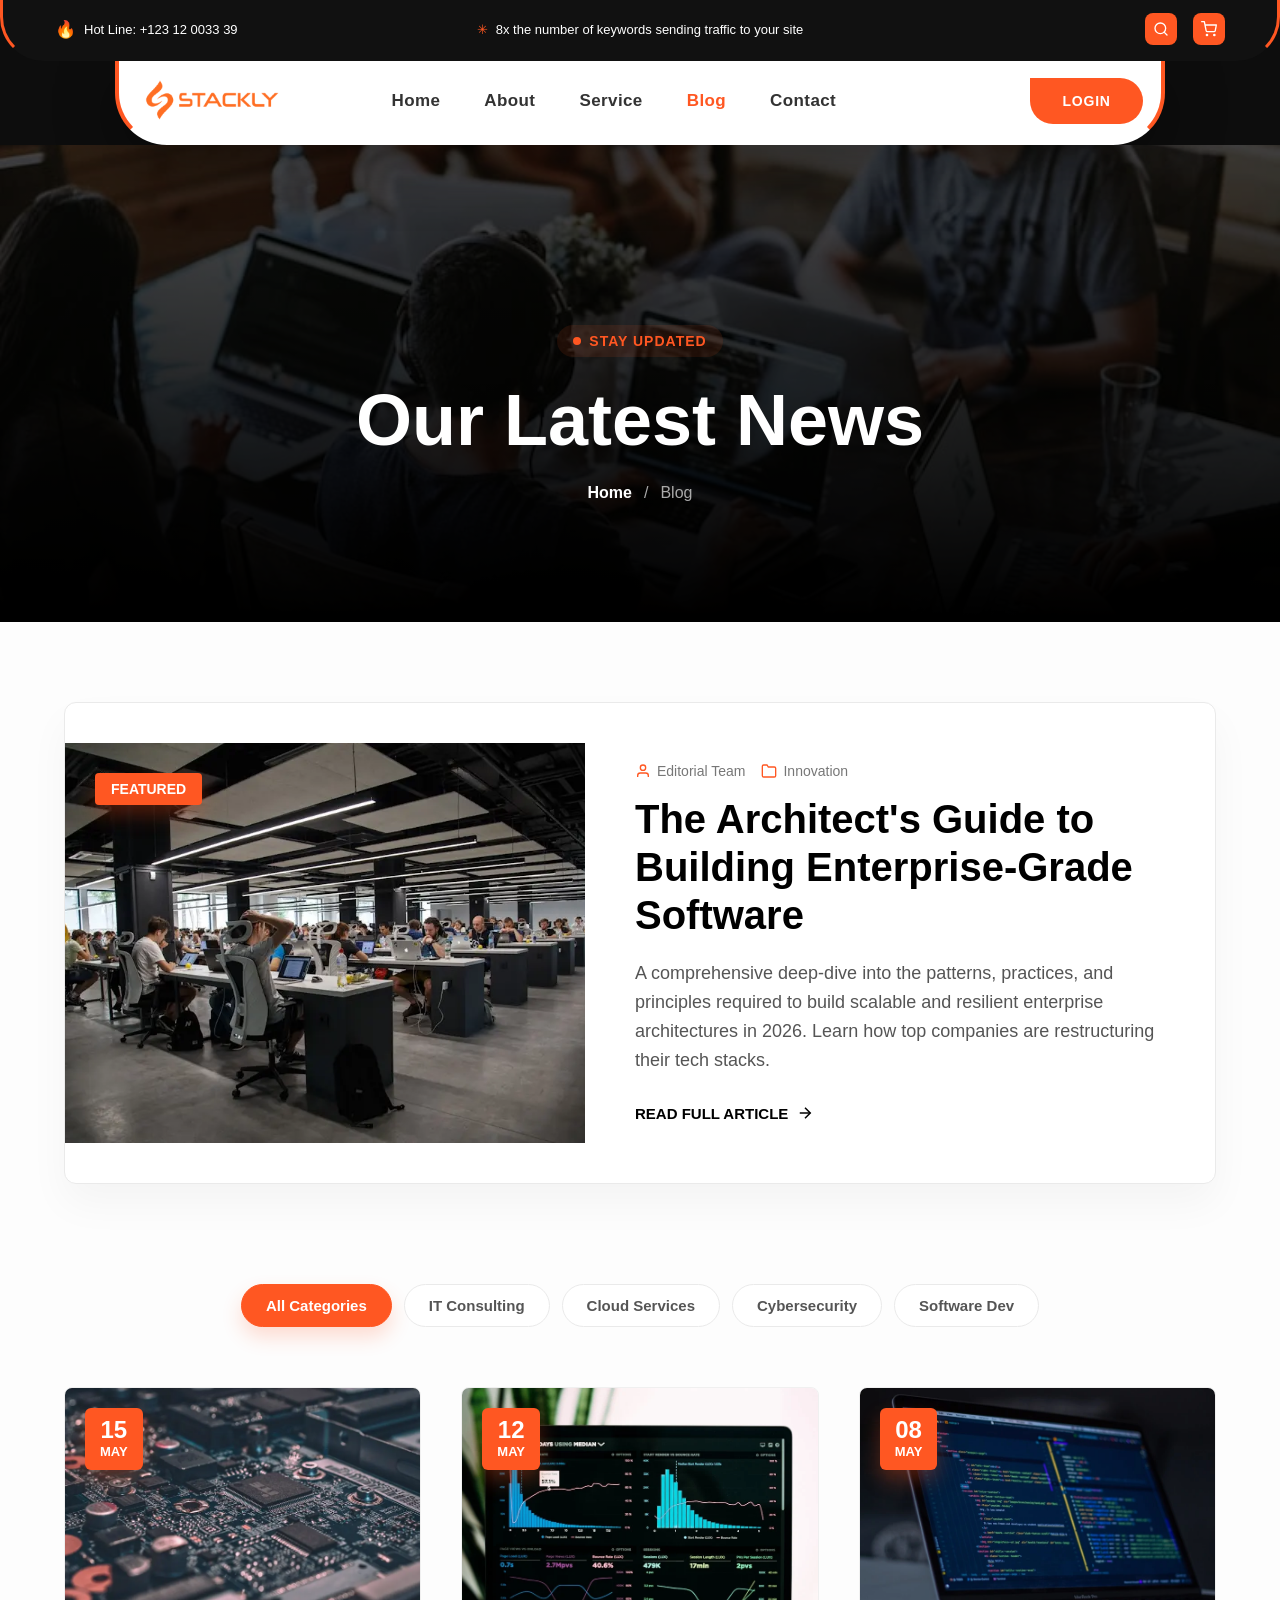
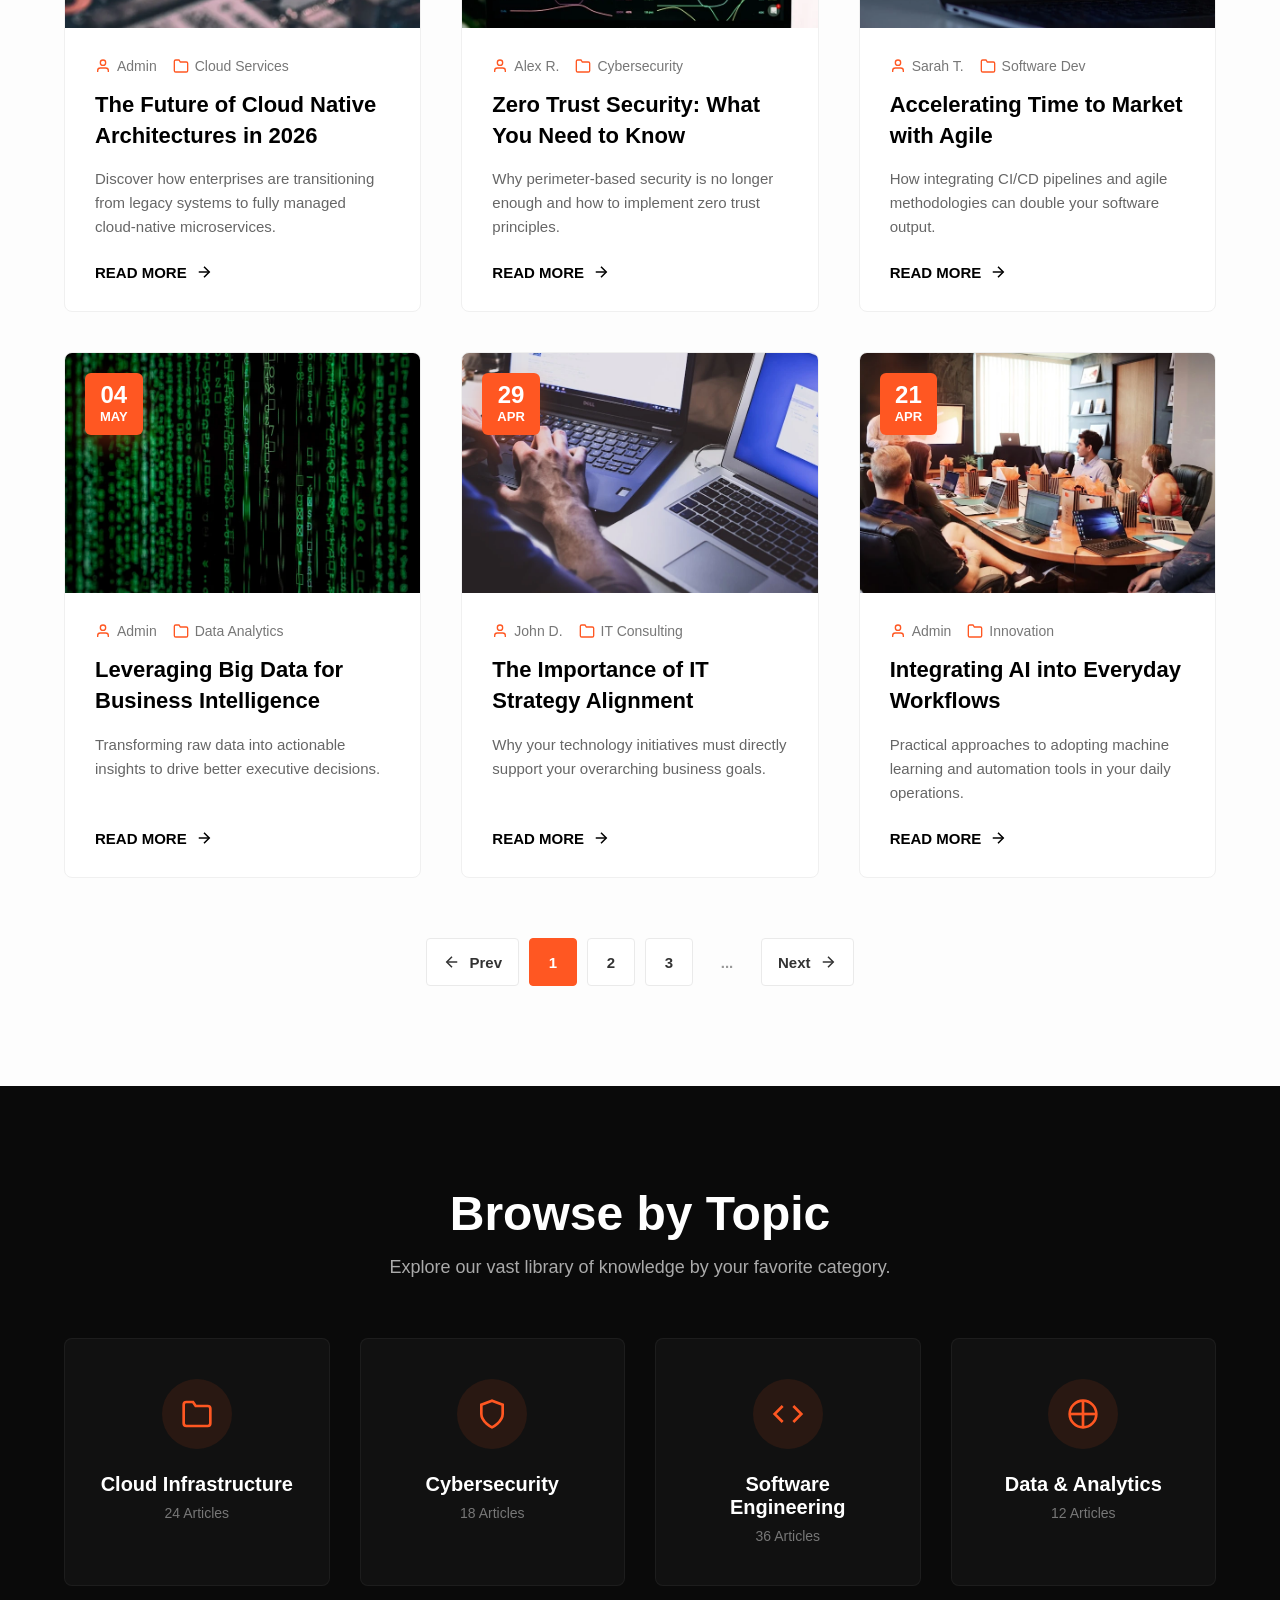
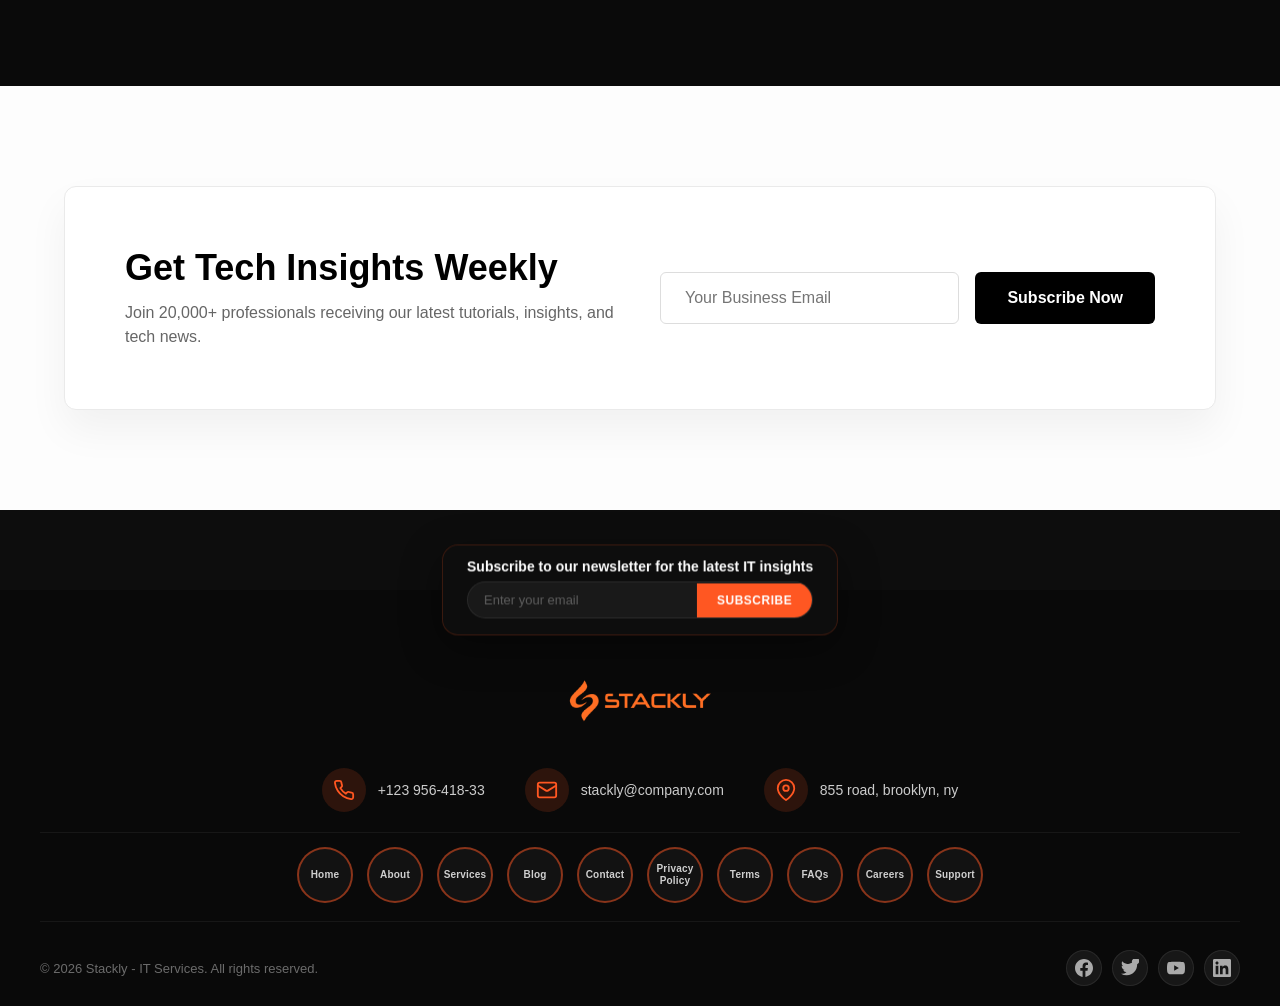
<file: blog.html>
<!DOCTYPE html>
<html lang="en">
<head>
  <meta charset="UTF-8">
  <meta name="viewport" content="width=device-width, initial-scale=1.0">
  <title>Blog – Stackly</title>
  <link rel="stylesheet" href="style.css">
  <link rel="stylesheet" href="blog.css">
</head>
<body>

  <!-- TOP BLACK BAR -->
  <div class="top-bar">
    <div class="left">
      <span class="fire">🔥</span>
      Hot Line: +123 12 0033 39
    </div>
    <div class="center">
      <span class="star">✳</span>
      8x the number of keywords sending traffic to your site
    </div>
    <div class="right">
      <a href="404.html" class="top-icon" aria-label="Search">
        <svg viewBox="0 0 24 24" fill="none" stroke="currentColor" stroke-width="2" stroke-linecap="round" stroke-linejoin="round"><circle cx="11" cy="11" r="8"/><line x1="21" y1="21" x2="16.65" y2="16.65"/></svg>
      </a>
      <a href="404.html" class="top-icon" aria-label="Cart">
        <svg viewBox="0 0 24 24" fill="none" stroke="currentColor" stroke-width="2" stroke-linecap="round" stroke-linejoin="round"><circle cx="9" cy="21" r="1"/><circle cx="20" cy="21" r="1"/><path d="M1 1h4l2.68 13.39a2 2 0 0 0 2 1.61h9.72a2 2 0 0 0 2-1.61L23 6H6"/></svg>
      </a>
    </div>
  </div>

  <!-- WHITE NAVBAR (sticky) -->
  <div class="site-header" id="siteHeader">
    <div class="navbar-wrap">
      <nav class="navbar">
        <a href="index.html" class="logo">
          <div class="logo-icon">
            <img src="logo-removebg-preview.webp" alt="Logo" class="logo-img">
          </div>
        </a>
        <ul class="nav-links">
          <li><a href="index.html">Home</a></li>
          <li><a href="about.html">About</a></li>
          <li><a href="services.html">Service</a></li>   
          <li><a href="blog.html" class="active">Blog</a></li>
          <li><a href="contact.html">Contact</a></li>
        </ul>
        <a href="login.html" class="nav-cta">Login</a>
        <button class="hamburger" id="hamburgerBtn" aria-label="Toggle menu">
          <span></span><span></span><span></span>
        </button>
      </nav>
    </div>
  </div>

  <div class="menu-overlay" id="menuOverlay"></div>
  <div class="mobile-menu" id="mobileMenu">
    <button class="mobile-menu-close" id="menuCloseBtn" aria-label="Close menu">✕</button>
    <ul class="mobile-nav-links">
      <li><a href="index.html">Home</a></li>
      <li><a href="about.html">About</a></li>
      <li><a href="services.html">Service</a></li>  
      <li><a href="blog.html" class="active">Blog</a></li>
      <li><a href="contact.html">Contact</a></li>
    </ul>
    <a href="login.html" class="mobile-nav-cta" style="text-decoration:none; text-align:center; display:block; box-sizing:border-box;">Login</a>
  </div>

  <!-- ═══ HERO BANNER ═══ -->
  <section class="bl-hero-banner">
    <div class="bl-hero-bg"></div>
    <div class="bl-hero-inner">
      <span class="bl-hero-eyebrow bl-reveal-up">
        <span class="bl-hero-dot"></span>
        Stay Updated
      </span>
      <h1 class="bl-reveal-up" data-delay="0.1s">Our Latest News</h1>
      <div class="bl-breadcrumb bl-reveal-up" data-delay="0.2s">
        <a href="index.html">Home</a>
        <span>/</span>
        <span>Blog</span>
      </div>
    </div>
  </section>

  <!-- ═══ FEATURED ARTICLE [NEW] ═══ -->
  <section class="bl-featured">
    <div class="bl-container bl-featured-inner bl-reveal-up">
      <div class="bl-featured-img">
        <img src="blog1theme.webp" alt="Featured Article">
        <div class="bl-featured-badge">Featured</div>
      </div>
      <div class="bl-featured-content">
        <div class="bl-meta">
          <span><svg viewBox="0 0 24 24" fill="none" stroke="currentColor" stroke-width="2"><path d="M20 21v-2a4 4 0 0 0-4-4H8a4 4 0 0 0-4 4v2"/><circle cx="12" cy="7" r="4"/></svg> Editorial Team</span>
          <span><svg viewBox="0 0 24 24" fill="none" stroke="currentColor" stroke-width="2"><path d="M22 19a2 2 0 0 1-2 2H4a2 2 0 0 1-2-2V5a2 2 0 0 1 2-2h5l2 3h9a2 2 0 0 1 2 2z"/></svg> Innovation</span>
        </div>
        <h2><a href="404.html">The Architect's Guide to Building Enterprise-Grade Software</a></h2>
        <p>A comprehensive deep-dive into the patterns, practices, and principles required to build scalable and resilient enterprise architectures in 2026. Learn how top companies are restructuring their tech stacks.</p>
        <a href="404.html" class="bl-read-more">Read Full Article <svg viewBox="0 0 24 24" fill="none" stroke="currentColor" stroke-width="2"><line x1="5" y1="12" x2="19" y2="12"/><polyline points="12 5 19 12 12 19"/></svg></a>
      </div>
    </div>
  </section>

  <!-- ═══ BLOG MAIN CONTENT ═══ -->
  <section class="bl-main-section">
    <div class="bl-container">
      
      <!-- Top Filters -->
      <div class="bl-filters bl-reveal-up">
        <button class="active">All Categories</button>
        <button onclick="window.location.href='404.html'">IT Consulting</button>
        <button onclick="window.location.href='404.html'">Cloud Services</button>
        <button onclick="window.location.href='404.html'">Cybersecurity</button>
        <button onclick="window.location.href='404.html'">Software Dev</button>
      </div>

      <!-- Blog Grid -->
      <div class="bl-grid">
        
        <!-- Blog Card 1 -->
        <article class="bl-card bl-reveal-up">
          <div class="bl-card-img-wrap">
            <img src="blog2theme.webp" alt="Blog 1">
            <div class="bl-card-date">
              <strong>15</strong>
              <span>May</span>
            </div>
          </div>
          <div class="bl-card-content">
            <div class="bl-meta">
              <span><svg viewBox="0 0 24 24" fill="none" stroke="currentColor" stroke-width="2"><path d="M20 21v-2a4 4 0 0 0-4-4H8a4 4 0 0 0-4 4v2"/><circle cx="12" cy="7" r="4"/></svg> Admin</span>
              <span><svg viewBox="0 0 24 24" fill="none" stroke="currentColor" stroke-width="2"><path d="M22 19a2 2 0 0 1-2 2H4a2 2 0 0 1-2-2V5a2 2 0 0 1 2-2h5l2 3h9a2 2 0 0 1 2 2z"/></svg> Cloud Services</span>
            </div>
            <h3><a href="404.html">The Future of Cloud Native Architectures in 2026</a></h3>
            <p>Discover how enterprises are transitioning from legacy systems to fully managed cloud-native microservices.</p>
            <a href="404.html" class="bl-read-more">Read More <svg viewBox="0 0 24 24" fill="none" stroke="currentColor" stroke-width="2"><line x1="5" y1="12" x2="19" y2="12"/><polyline points="12 5 19 12 12 19"/></svg></a>
          </div>
        </article>

        <!-- Blog Card 2 -->
        <article class="bl-card bl-reveal-up" data-delay="0.1s">
          <div class="bl-card-img-wrap">
            <img src="blog3theme.webp" alt="Blog 2">
            <div class="bl-card-date">
              <strong>12</strong>
              <span>May</span>
            </div>
          </div>
          <div class="bl-card-content">
            <div class="bl-meta">
              <span><svg viewBox="0 0 24 24" fill="none" stroke="currentColor" stroke-width="2"><path d="M20 21v-2a4 4 0 0 0-4-4H8a4 4 0 0 0-4 4v2"/><circle cx="12" cy="7" r="4"/></svg> Alex R.</span>
              <span><svg viewBox="0 0 24 24" fill="none" stroke="currentColor" stroke-width="2"><path d="M22 19a2 2 0 0 1-2 2H4a2 2 0 0 1-2-2V5a2 2 0 0 1 2-2h5l2 3h9a2 2 0 0 1 2 2z"/></svg> Cybersecurity</span>
            </div>
            <h3><a href="404.html">Zero Trust Security: What You Need to Know</a></h3>
            <p>Why perimeter-based security is no longer enough and how to implement zero trust principles.</p>
            <a href="404.html" class="bl-read-more">Read More <svg viewBox="0 0 24 24" fill="none" stroke="currentColor" stroke-width="2"><line x1="5" y1="12" x2="19" y2="12"/><polyline points="12 5 19 12 12 19"/></svg></a>
          </div>
        </article>

        <!-- Blog Card 3 -->
        <article class="bl-card bl-reveal-up" data-delay="0.2s">
          <div class="bl-card-img-wrap">
            <img src="blog4theme.webp" alt="Blog 3">
            <div class="bl-card-date">
              <strong>08</strong>
              <span>May</span>
            </div>
          </div>
          <div class="bl-card-content">
            <div class="bl-meta">
              <span><svg viewBox="0 0 24 24" fill="none" stroke="currentColor" stroke-width="2"><path d="M20 21v-2a4 4 0 0 0-4-4H8a4 4 0 0 0-4 4v2"/><circle cx="12" cy="7" r="4"/></svg> Sarah T.</span>
              <span><svg viewBox="0 0 24 24" fill="none" stroke="currentColor" stroke-width="2"><path d="M22 19a2 2 0 0 1-2 2H4a2 2 0 0 1-2-2V5a2 2 0 0 1 2-2h5l2 3h9a2 2 0 0 1 2 2z"/></svg> Software Dev</span>
            </div>
            <h3><a href="404.html">Accelerating Time to Market with Agile</a></h3>
            <p>How integrating CI/CD pipelines and agile methodologies can double your software output.</p>
            <a href="404.html" class="bl-read-more">Read More <svg viewBox="0 0 24 24" fill="none" stroke="currentColor" stroke-width="2"><line x1="5" y1="12" x2="19" y2="12"/><polyline points="12 5 19 12 12 19"/></svg></a>
          </div>
        </article>

        <!-- Blog Card 4 -->
        <article class="bl-card bl-reveal-up">
          <div class="bl-card-img-wrap">
            <img src="blog5theme.webp" alt="Blog 4">
            <div class="bl-card-date">
              <strong>04</strong>
              <span>May</span>
            </div>
          </div>
          <div class="bl-card-content">
            <div class="bl-meta">
              <span><svg viewBox="0 0 24 24" fill="none" stroke="currentColor" stroke-width="2"><path d="M20 21v-2a4 4 0 0 0-4-4H8a4 4 0 0 0-4 4v2"/><circle cx="12" cy="7" r="4"/></svg> Admin</span>
              <span><svg viewBox="0 0 24 24" fill="none" stroke="currentColor" stroke-width="2"><path d="M22 19a2 2 0 0 1-2 2H4a2 2 0 0 1-2-2V5a2 2 0 0 1 2-2h5l2 3h9a2 2 0 0 1 2 2z"/></svg> Data Analytics</span>
            </div>
            <h3><a href="404.html">Leveraging Big Data for Business Intelligence</a></h3>
            <p>Transforming raw data into actionable insights to drive better executive decisions.</p>
            <a href="404.html" class="bl-read-more">Read More <svg viewBox="0 0 24 24" fill="none" stroke="currentColor" stroke-width="2"><line x1="5" y1="12" x2="19" y2="12"/><polyline points="12 5 19 12 12 19"/></svg></a>
          </div>
        </article>

        <!-- Blog Card 5 -->
        <article class="bl-card bl-reveal-up" data-delay="0.1s">
          <div class="bl-card-img-wrap">
            <img src="blog6theme.webp" alt="Blog 5">
            <div class="bl-card-date">
              <strong>29</strong>
              <span>Apr</span>
            </div>
          </div>
          <div class="bl-card-content">
            <div class="bl-meta">
              <span><svg viewBox="0 0 24 24" fill="none" stroke="currentColor" stroke-width="2"><path d="M20 21v-2a4 4 0 0 0-4-4H8a4 4 0 0 0-4 4v2"/><circle cx="12" cy="7" r="4"/></svg> John D.</span>
              <span><svg viewBox="0 0 24 24" fill="none" stroke="currentColor" stroke-width="2"><path d="M22 19a2 2 0 0 1-2 2H4a2 2 0 0 1-2-2V5a2 2 0 0 1 2-2h5l2 3h9a2 2 0 0 1 2 2z"/></svg> IT Consulting</span>
            </div>
            <h3><a href="404.html">The Importance of IT Strategy Alignment</a></h3>
            <p>Why your technology initiatives must directly support your overarching business goals.</p>
            <a href="404.html" class="bl-read-more">Read More <svg viewBox="0 0 24 24" fill="none" stroke="currentColor" stroke-width="2"><line x1="5" y1="12" x2="19" y2="12"/><polyline points="12 5 19 12 12 19"/></svg></a>
          </div>
        </article>

        <!-- Blog Card 6 -->
        <article class="bl-card bl-reveal-up" data-delay="0.2s">
          <div class="bl-card-img-wrap">
            <img src="blog7theme.webp" alt="Blog 6">
            <div class="bl-card-date">
              <strong>21</strong>
              <span>Apr</span>
            </div>
          </div>
          <div class="bl-card-content">
            <div class="bl-meta">
              <span><svg viewBox="0 0 24 24" fill="none" stroke="currentColor" stroke-width="2"><path d="M20 21v-2a4 4 0 0 0-4-4H8a4 4 0 0 0-4 4v2"/><circle cx="12" cy="7" r="4"/></svg> Admin</span>
              <span><svg viewBox="0 0 24 24" fill="none" stroke="currentColor" stroke-width="2"><path d="M22 19a2 2 0 0 1-2 2H4a2 2 0 0 1-2-2V5a2 2 0 0 1 2-2h5l2 3h9a2 2 0 0 1 2 2z"/></svg> Innovation</span>
            </div>
            <h3><a href="404.html">Integrating AI into Everyday Workflows</a></h3>
            <p>Practical approaches to adopting machine learning and automation tools in your daily operations.</p>
            <a href="404.html" class="bl-read-more">Read More <svg viewBox="0 0 24 24" fill="none" stroke="currentColor" stroke-width="2"><line x1="5" y1="12" x2="19" y2="12"/><polyline points="12 5 19 12 12 19"/></svg></a>
          </div>
        </article>

      </div>

      <!-- Pagination -->
      <div class="bl-pagination bl-reveal-up">
        <a href="404.html" class="prev-next"><svg viewBox="0 0 24 24" fill="none" stroke="currentColor" stroke-width="2"><line x1="19" y1="12" x2="5" y2="12"/><polyline points="12 19 5 12 12 5"/></svg> Prev</a>
        <a href="404.html" class="page-num active">1</a>
        <a href="404.html" class="page-num">2</a>
        <a href="404.html" class="page-num">3</a>
        <span class="dots">...</span>
        <a href="404.html" class="prev-next">Next <svg viewBox="0 0 24 24" fill="none" stroke="currentColor" stroke-width="2"><line x1="5" y1="12" x2="19" y2="12"/><polyline points="12 5 19 12 12 19"/></svg></a>
      </div>

    </div>
  </section>

  <!-- ═══ BROWSE BY TOPICS [NEW] ═══ -->
  <section class="bl-topics">
    <div class="bl-container">
      <div class="bl-topics-header bl-reveal-up">
        <h2>Browse by Topic</h2>
        <p>Explore our vast library of knowledge by your favorite category.</p>
      </div>
      <div class="bl-topics-grid">
        <a href="404.html" class="bl-topic-card bl-reveal-up">
          <div class="bl-topic-icon"><svg viewBox="0 0 24 24" fill="none" stroke="currentColor" stroke-width="2"><path d="M22 19a2 2 0 0 1-2 2H4a2 2 0 0 1-2-2V5a2 2 0 0 1 2-2h5l2 3h9a2 2 0 0 1 2 2z"/></svg></div>
          <h3>Cloud Infrastructure</h3>
          <span>24 Articles</span>
        </a>
        <a href="404.html" class="bl-topic-card bl-reveal-up" data-delay="0.1s">
          <div class="bl-topic-icon"><svg viewBox="0 0 24 24" fill="none" stroke="currentColor" stroke-width="2"><path d="M12 22s8-4 8-10V5l-8-3-8 3v7c0 6 8 10 8 10z"/></svg></div>
          <h3>Cybersecurity</h3>
          <span>18 Articles</span>
        </a>
        <a href="404.html" class="bl-topic-card bl-reveal-up" data-delay="0.2s">
          <div class="bl-topic-icon"><svg viewBox="0 0 24 24" fill="none" stroke="currentColor" stroke-width="2"><polyline points="16 18 22 12 16 6"/><polyline points="8 6 2 12 8 18"/></svg></div>
          <h3>Software Engineering</h3>
          <span>36 Articles</span>
        </a>
        <a href="404.html" class="bl-topic-card bl-reveal-up" data-delay="0.3s">
          <div class="bl-topic-icon"><svg viewBox="0 0 24 24" fill="none" stroke="currentColor" stroke-width="2"><circle cx="12" cy="12" r="10"/><path d="M12 2v20"/><path d="M12 2v20" transform="rotate(90 12 12)"/></svg></div>
          <h3>Data & Analytics</h3>
          <span>12 Articles</span>
        </a>
      </div>
    </div>
  </section>

  <!-- ═══ NEWSLETTER CTA [NEW] ═══ -->
  <section class="bl-newsletter">
    <div class="bl-container bl-newsletter-inner bl-reveal-up">
      <div class="bl-newsletter-content">
        <h2>Get Tech Insights Weekly</h2>
        <p>Join 20,000+ professionals receiving our latest tutorials, insights, and tech news.</p>
      </div>
      <form class="bl-newsletter-form">
        <input type="email" placeholder="Your Business Email" required>
        <button type="submit">Subscribe Now</button>
      </form>
    </div>
  </section>

  <!-- =============================================
       FOOTER
  ============================================= -->
  <footer class="footer">
    <div class="footer-bg"></div>

    <div class="footer-logo-top" onclick="window.location.href='index.html'" style="cursor: pointer;">
      <img src="logo-removebg-preview.webp" alt="Logo" class="footer-logo-img">
    </div>

    <div class="footer-icons-row">
      <div class="footer-icon-item">
        <div class="footer-icon-circle">
          <svg viewBox="0 0 24 24" fill="none" stroke="currentColor" stroke-width="2">
            <path d="M22 16.92v3a2 2 0 0 1-2.18 2 19.79 19.79 0 0 1-8.63-3.07 19.5 19.5 0 0 1-6-6 19.79 19.79 0 0 1-3.07-8.67A2 2 0 0 1 4.11 2h3a2 2 0 0 1 2 1.72 12.84 12.84 0 0 0 .7 2.81 2 2 0 0 1-.45 2.11L8.09 9.91a16 16 0 0 0 6 6l1.27-1.27a2 2 0 0 1 2.11-.45 12.84 12.84 0 0 0 2.81.7A2 2 0 0 1 22 16.92z"/>
          </svg>
        </div>
        <span>+123 956-418-33</span>
      </div>
      <div class="footer-icon-item">
        <div class="footer-icon-circle">
          <svg viewBox="0 0 24 24" fill="none" stroke="currentColor" stroke-width="2">
            <rect x="2" y="4" width="20" height="16" rx="2"/>
            <path d="m22 7-8.97 5.7a1.94 1.94 0 0 1-2.06 0L2 7"/>
          </svg>
        </div>
        <span>stackly@company.com</span>
      </div>
      <div class="footer-icon-item">
        <div class="footer-icon-circle">
          <svg viewBox="0 0 24 24" fill="none" stroke="currentColor" stroke-width="2">
            <path d="M21 10c0 7-9 13-9 13s-9-6-9-13a9 9 0 0 1 18 0z"/>
            <circle cx="12" cy="10" r="3"/>
          </svg>
        </div>
        <span>855 road, brooklyn, ny</span>
      </div>
    </div>

    <div class="footer-email-row">
      <p class="footer-email-label">Subscribe to our newsletter for the latest IT insights</p>
      <form class="footer-email-form" action="404.html" method="post">
        <input type="email" placeholder="Enter your email" required />
        <button type="submit">Subscribe</button>
      </form>
    </div>

    <div class="footer-links-circle">
      <a href="index.html" class="footer-circle-link">Home</a>
      <a href="about.html" class="footer-circle-link">About</a>
      <a href="services.html" class="footer-circle-link">Services</a>
      <a href="blog.html" class="footer-circle-link">Blog</a>
      <a href="contact.html" class="footer-circle-link">Contact</a>
      <a href="404.html" class="footer-circle-link">Privacy Policy</a>
      <a href="404.html" class="footer-circle-link">Terms</a>
      <a href="404.html" class="footer-circle-link">FAQs</a>
      <a href="404.html" class="footer-circle-link">Careers</a>
      <a href="404.html" class="footer-circle-link">Support</a>
    </div>

    <div class="footer-bottom">
      <p class="footer-copyright">© 2026 Stackly - IT Services. All rights reserved.</p>
      <div class="footer-socials">
        <a href="404.html" class="footer-social-icon" aria-label="Facebook">
          <svg viewBox="0 0 24 24" fill="currentColor"><path d="M24 12.073c0-6.627-5.373-12-12-12s-12 5.373-12 12c0 5.99 4.388 10.954 10.125 11.854v-8.385H7.078v-3.47h3.047V9.43c0-3.007 1.792-4.669 4.533-4.669 1.312 0 2.686.235 2.686.235v2.953H15.83c-1.491 0-1.956.925-1.956 1.874v2.25h3.328l-.532 3.47h-2.796v8.385C19.612 23.027 24 18.062 24 12.073z"/></svg>
        </a>
        <a href="404.html" class="footer-social-icon" aria-label="Twitter">
          <svg viewBox="0 0 24 24" fill="currentColor"><path d="M23.953 4.57a10 10 0 002.856-3.51 9.86 9.86 0 01-2.836.856 4.958 4.958 0 002.165-2.724c-.951.564-2.005.974-3.127 1.195a4.92 4.92 0 00-8.384 4.482C7.69 8.095 4.067 6.13 1.64 3.162a4.822 4.822 0 00-.666 2.475c0 1.71.87 3.213 2.188 4.096a4.904 4.904 0 01-2.228-.616v.06a4.923 4.923 0 003.946 4.827 4.996 4.996 0 01-2.212.085 4.936 4.936 0 004.604 3.417 9.867 9.867 0 01-6.102 2.105c-.39 0-.779-.023-1.17-.067a13.995 13.995 0 007.557 2.209c9.053 0 13.998-7.496 13.998-13.985 0-.21 0-.42-.015-.63A9.935 9.935 0 0024 4.59z"/></svg>
        </a>
        <a href="404.html" class="footer-social-icon" aria-label="YouTube">
          <svg viewBox="0 0 24 24" fill="currentColor"><path d="M23.498 6.186a3.016 3.016 0 00-2.122-2.136C19.505 3.545 12 3.545 12 3.545s-7.505 0-9.377.505A3.017 3.017 0 00.502 6.186C0 8.07 0 12 0 12s0 3.93.502 5.814a3.016 3.016 0 002.122 2.136c1.871.505 9.376.505 9.376.505s7.505 0 9.377-.505a3.015 3.015 0 002.122-2.136C24 15.93 24 12 24 12s0-3.93-.502-5.814zM9.545 15.568V8.432L15.818 12l-6.273 3.568z"/></svg>
        </a>
        <a href="404.html" class="footer-social-icon" aria-label="LinkedIn">
          <svg viewBox="0 0 24 24" fill="currentColor"><path d="M20.447 20.452h-3.554v-5.569c0-1.328-.027-3.037-1.852-3.037-1.853 0-2.136 1.445-2.136 2.939v5.667H9.351V9h3.414v1.561h.046c.477-.9 1.637-1.85 3.37-1.85 3.601 0 4.267 2.37 4.267 5.455v6.286zM5.337 7.433c-1.144 0-2.063-.926-2.063-2.065 0-1.138.92-2.063 2.063-2.063 1.14 0 2.064.925 2.064 2.063 0 1.139-.925 2.065-2.064 2.065zm1.782 13.019H3.555V9h3.564v11.452zM22.225 0H1.771C.792 0 0 .774 0 1.729v20.542C0 23.227.792 24 1.771 24h20.451C23.2 24 24 23.227 24 22.271V1.729C24 .774 23.2 0 22.225 0z"/></svg>
        </a>
      </div>
      <button class="footer-scroll-top" id="scrollTopBtn" aria-label="Scroll to top">
        <svg viewBox="0 0 24 24" fill="none" stroke="currentColor" stroke-width="2.5"><polyline points="18 15 12 9 6 15"></polyline></svg>
      </button>
    </div>
  </footer>

  <script src="main.js"></script>
  <script src="blog.js"></script>
</body>
</html>
</file>
<file: style.css>
/* ── RESET ── */
* {
  margin: 0;
  padding: 0;
  box-sizing: border-box;
}

body {
  font-family: 'Segoe UI', sans-serif;
  background: #0d0d0d;
  overflow-x: clip;
  max-width: 100vw;
}

/* ─────────────────────────────────────
   SITE HEADER WRAPPER
───────────────────────────────────── */
.site-header {
  position: -webkit-sticky;
  position: sticky;
  top: 0;
  z-index: 200;
}

/* ─────────────────────────────────────
   TOP BLACK BAR
───────────────────────────────────── */
.top-bar {
  background: #111;
  color: #fff;
  display: flex;
  justify-content: space-between;
  align-items: center;
  padding: 13px 52px;
  font-size: 13px;
  border-radius: 0 0 44px 44px;
  position: relative;
  z-index: 210;
  border-bottom: 3px solid transparent;
  border-left: 3px solid #ff5722;
  border-right: 3px solid #ff5722;
  border-bottom-left-radius: 44px;
  border-bottom-right-radius: 44px;
}
.top-bar .left {
  display: flex;
  align-items: center;
  gap: 8px;
  flex: 1;
}
.top-bar .center {
  display: flex;
  align-items: center;
  gap: 8px;
  flex: 1;
  justify-content: center;
}
.top-bar .right {
  display: flex;
  align-items: center;
  gap: 16px;
  flex: 1;
  justify-content: flex-end;
}
.top-icon {
  color: #fff;
  display: flex;
  align-items: center;
  justify-content: center;
  width: 32px;
  height: 32px;
  border-radius: 8px;
  background: #ff5722;
  transition: background 0.2s, transform 0.15s;
}
.top-icon svg {
  width: 16px;
  height: 16px;
}
.top-icon:hover {
  background: #e64a19;
  transform: scale(1.1);
}
.top-bar .fire {
  color: #ff5722;
  font-size: 17px;
}
.top-bar .star {
  color: #ff5722;
}

/* ─────────────────────────────────────
   WHITE NAVBAR
───────────────────────────────────── */
.navbar-wrap {
  background: #0d0d0d;
  padding-bottom: 0;
}
.navbar {
  background: #fff;
  border-radius: 0 0 52px 52px;
  display: flex;
  align-items: center;
  justify-content: space-between;
  padding: 10px 18px;
  width: 82%;
  margin: 0 auto;
  box-shadow: 0 20px 60px rgba(0, 0, 0, 0.35);
  border-bottom: 4px solid transparent;
  border-left: 4px solid #ff5722;
  border-right: 4px solid #ff5722;
  border-bottom-left-radius: 52px;
  border-bottom-right-radius: 52px;
}
.logo {
  display: flex;
  align-items: center;
  gap: 12px;
  font-weight: 800;
  font-size: 32px;
  color: #1a1a2e;
  text-decoration: none;
}
.logo-icon {
  width: 60px;
  height: 60px;
  background: transparent;
  border-radius: 0;
  display: flex;
  align-items: center;
  justify-content: center;
  overflow: visible;
  flex-shrink: 0;
  transform: scale(2.5);
  transform-origin: left center;
}
.logo-img {
  width: 100%;
  height: 100%;
  object-fit: contain;
  filter: brightness(0) saturate(100%) invert(40%) sepia(90%) saturate(600%) hue-rotate(340deg) brightness(1.1);
}
.nav-links {
  display: flex;
  gap: 44px;
  list-style: none;
}
.nav-links a {
  text-decoration: none;
  color: #333;
  font-size: 17px;
  font-weight: 800;
  letter-spacing: 0.4px;
  transition: color 0.2s;
}
.nav-links a:hover {
  color: #ff5722;
}
.nav-cta {
  background: #ff5722;
  color: #fff;
  border: none;
  padding: 15px 32px;
  font-size: 14px;
  font-weight: 700;
  letter-spacing: 0.8px;
  cursor: pointer;
  border-radius: 0 26px 26px 26px;
  text-transform: uppercase;
  transition: background 0.2s;
  white-space: nowrap;
  text-decoration: none !important;
  display: inline-block;
}
.nav-cta:hover {
  background: #e64a19;
}

/* ─────────────────────────────────────
   HERO SECTION
───────────────────────────────────── */
.hero {
  position: relative;
  height: 100vh;
  min-height: 600px;
  overflow: hidden;
  display: flex;
  align-items: center;
}
.hero-slides {
  position: absolute;
  inset: 0;
  overflow: hidden;
}
.hero-slide {
  position: absolute;
  inset: 0;
  background-size: cover;
  background-position: center top;
  filter: brightness(0.36);
  transform: scale(1.08);
  opacity: 0;
  transition: opacity 1.4s ease-in-out;
  animation: kenBurns 12s ease-in-out infinite alternate;
}
.hero-slide.active {
  opacity: 1;
}
.hero-hex-overlay {
  position: absolute;
  inset: 0;
  background-image: url("data:image/svg+xml,%3Csvg xmlns='http://www.w3.org/2000/svg' width='56' height='100'%3E%3Cpath d='M28 2l24 14v28L28 58 4 44V16z' fill='none' stroke='rgba(255,255,255,0.05)' stroke-width='1'/%3E%3C/svg%3E");
  background-size: 56px 100px;
  pointer-events: none;
}
.hero-glow {
  position: absolute;
  left: -60px;
  top: 25%;
  width: 500px;
  height: 500px;
  border-radius: 50%;
  background: radial-gradient(circle, rgba(255, 87, 34, 0.1) 0%, transparent 70%);
  pointer-events: none;
}

.email-pill {
  position: absolute;
  left: -82px;
  top: 40%;
  transform: translateY(-50%) rotate(-90deg);
  background: #ff5722;
  color: #fff;
  font-size: 13px;
  font-weight: 700;
  padding: 12px 28px;
  border-radius: 0 0 18px 18px;
  letter-spacing: 0.5px;
  z-index: 50;
  white-space: nowrap;
}
.social-icons {
  position: absolute;
  right: 40px;
  top: 50%;
  transform: translateY(-50%);
  display: flex;
  flex-direction: column;
  align-items: flex-end;
  gap: 22px;
  z-index: 50;
}
.social-icons a {
  color: #ffffff;
  font-size: 13px;
  font-weight: 700;
  text-decoration: none;
  letter-spacing: 6px;
  writing-mode: vertical-rl;
  text-orientation: mixed;
  transform: rotate(180deg);
  padding: 20px 10px;
  border-radius: 6px 0 0 6px;
  transition: color 0.2s, background 0.2s;
  white-space: nowrap;
  background: transparent;
}
.social-icons a:hover {
  color: #fff;
  background: #ff5722;
  border-radius: 6px 0 0 6px;
}

.hero-content {
  position: relative;
  z-index: 10;
  width: 100%;
  padding: 80px 30px 40px 220px;
  display: flex;
  justify-content: space-between;
  align-items: center;
}
.hero-left {
  flex: 1;
  max-width: 780px;
}
.hero-title {
  font-size: clamp(48px, 5.6vw, 70px);
  font-weight: 900;
  color: #fff;
  line-height: 1.25;
  margin-bottom: 22px;
  letter-spacing: -1px;
}
.hero-subtitle {
  color: rgba(255, 255, 255, 0.8);
  font-size: 16px;
  line-height: 1.75;
  max-width: 520px;
  margin-bottom: 40px;
}
.hero-eyebrow {
  display: inline-flex;
  align-items: center;
  gap: 10px;
  background: rgba(255, 87, 34, 0.12);
  border: 1px solid rgba(255, 87, 34, 0.3);
  color: #ffffff;
  font-size: 13px;
  font-weight: 700;
  letter-spacing: 0.6px;
  padding: 8px 18px 8px 12px;
  border-radius: 0 22px 22px 22px;
  margin-bottom: 22px;
}
.hero-eyebrow-dot {
  width: 8px;
  height: 8px;
  border-radius: 50%;
  background: #ff5722;
  flex-shrink: 0;
  box-shadow: 0 0 0 3px rgba(255, 87, 34, 0.25);
}
.hero-pills {
  display: flex;
  align-items: center;
  gap: 0;
  margin-bottom: 36px;
  background: rgba(255, 255, 255, 0.05);
  border: 1px solid rgba(255, 255, 255, 0.1);
  border-radius: 14px;
  padding: 16px 24px;
  width: fit-content;
}
.hero-pill {
  display: flex;
  flex-direction: column;
  align-items: center;
  padding: 0 28px;
}
.hero-pill:first-child {
  padding-left: 0;
}
.hero-pill:last-child {
  padding-right: 0;
}
.hero-pill-num {
  font-size: 28px;
  font-weight: 900;
  color: #ff5722;
  line-height: 1;
  letter-spacing: -0.5px;
}
.hero-pill-label {
  font-size: 12px;
  font-weight: 600;
  color: rgba(255, 255, 255, 0.55);
  margin-top: 4px;
  white-space: nowrap;
}
.hero-pill-sep {
  width: 1px;
  height: 36px;
  background: rgba(255, 255, 255, 0.12);
  flex-shrink: 0;
}
.hero-trust {
  display: flex;
  align-items: center;
  gap: 28px;
  margin-top: 28px;
  padding-top: 22px;
  border-top: 1px solid rgba(255, 255, 255, 0.1);
  flex-wrap: wrap;
}
.hero-trust-item {
  display: flex;
  align-items: center;
  gap: 8px;
  color: rgba(255, 255, 255, 0.65);
  font-size: 13px;
  font-weight: 600;
  white-space: nowrap;
}
.hero-trust-item svg {
  width: 18px;
  height: 18px;
  flex-shrink: 0;
}
.hero-actions {
  display: flex;
  align-items: center;
  justify-content: space-between;
  width: 100%;
  max-width: 100%;
  gap: 20px;
}
.btn-consult {
  background: #ff5722;
  color: #fff;
  border: none;
  padding: 17px 38px;
  font-size: 13px;
  font-weight: 700;
  letter-spacing: 1.5px;
  text-transform: uppercase;
  cursor: pointer;
  border-radius: 0 22px 22px 22px;
  transition: background 0.2s, transform 0.15s;
  flex-shrink: 0;
}
.btn-consult:hover {
  background: #e64a19;
  transform: scale(1.03);
}
.video-btn {
  display: flex;
  align-items: center;
  gap: 16px;
  text-decoration: none;
  flex-shrink: 0;
  position: absolute;
  right: 80px;
  top: 60%;
  transform: translateY(-50%);
}
.video-circle {
  width: 60px;
  height: 60px;
  border-radius: 50%;
  border: 2px solid rgba(255, 255, 255, 0.4);
  background: rgba(255, 255, 255, 0.08);
  display: flex;
  align-items: center;
  justify-content: center;
  flex-shrink: 0;
  transition: border-color 0.2s, background 0.2s;
}
.video-circle svg {
  width: 20px;
  height: 20px;
  fill: #fff;
  margin-left: 4px;
}
.video-btn:hover .video-circle {
  border-color: #ff5722;
  background: rgba(255, 87, 34, 0.2);
}
.video-label {
  color: #fff;
  font-weight: 700;
  font-size: 16px;
  display: block;
}
.video-duration {
  color: #ff5722;
  font-size: 13px;
  font-weight: 600;
}

/* ─────────────────────────────────────
   STATS BAR
───────────────────────────────────── */
.stats-bar {
  position: relative;
  display: flex;
  align-items: stretch;
  width: 100%;
  min-height: 90px;
  overflow: hidden;
}
.stats-bg {
  position: absolute;
  inset: -60px 0;
  background-image: url('stylecss1theme.webp');
  background-size: cover;
  background-position: center;
  will-change: transform;
  z-index: 0;
}
.stats-bar>* {
  position: relative;
  z-index: 1;
}
.stats-left {
  display: flex;
  align-items: center;
  background: rgba(255, 245, 242, 0.88);
  padding: 28px 52px;
  gap: 0;
  flex: 0 0 50%;
  backdrop-filter: blur(2px);
}
.stat-item {
  display: flex;
  align-items: baseline;
  gap: 10px;
  padding: 0 40px;
}
.stat-item:first-child {
  padding-left: 0;
}
.stat-number {
  font-size: 42px;
  font-weight: 900;
  color: #1a1a2e;
  line-height: 1;
}
.stat-label {
  font-size: 14px;
  font-weight: 600;
  color: #555;
}
.stat-divider {
  width: 1px;
  height: 50px;
  background: #ddd;
  flex-shrink: 0;
}
.stats-right {
  display: flex;
  align-items: center;
  justify-content: space-between;
  background: rgba(26, 26, 46, 0.82);
  padding: 28px 40px;
  flex: 1;
  gap: 20px;
  backdrop-filter: blur(2px);
}
.stats-profile {
  display: flex;
  align-items: center;
  gap: 16px;
}
.stats-avatar {
  width: 48px;
  height: 48px;
  border-radius: 50%;
  object-fit: cover;
  flex-shrink: 0;
}
.stats-quote {
  color: #fff;
  font-size: 15px;
  font-weight: 600;
  line-height: 1.5;
}
.stats-arrows {
  display: flex;
  gap: 10px;
  flex-shrink: 0;
}
.arrow-btn {
  width: 42px;
  height: 42px;
  border-radius: 50%;
  border: 2px solid rgba(255, 255, 255, 0.3);
  background: transparent;
  color: #fff;
  font-size: 18px;
  cursor: pointer;
  display: flex;
  align-items: center;
  justify-content: center;
  transition: background 0.2s, border-color 0.2s;
}
.arrow-btn:hover {
  background: #ff5722;
  border-color: #ff5722;
}

/* ─────────────────────────────────────
   BRAND NAMES BAR
───────────────────────────────────── */
.brands-bar {
  background-color: #0d0d0d;
  background-image: linear-gradient(rgba(5, 5, 5, 0.65), rgba(5, 5, 5, 0.6)), url('stylecss2theme.webp');
  background-size: cover, cover;
  background-position: center, center;
  background-repeat: no-repeat, no-repeat;
  padding: 44px 0;
  overflow: hidden;
  width: 100%;
  border-top: 1px solid rgba(255, 255, 255, 0.06);
}
.brands-track {
  display: flex;
  align-items: center;
  gap: 80px;
  width: max-content;
  animation: brandScroll 18s linear infinite;
}
.brands-track:hover {
  animation-play-state: paused;
}
@keyframes brandScroll {
  0% {
    transform: translateX(0);
  }
  100% {
    transform: translateX(-50%);
  }
}
.brand-item {
  display: flex;
  align-items: center;
  flex-shrink: 0;
  opacity: 0.85;
  transition: opacity 0.2s;
}
.brand-item:hover {
  opacity: 1;
}
.brand-item span {
  color: #ffffff;
  font-size: 28px;
  font-weight: 800;
  white-space: nowrap;
}

/* ─────────────────────────────────────
   ANIMATIONS
───────────────────────────────────── */
@keyframes fadeUp {
  from {
    opacity: 0;
    transform: translateY(40px);
  }
  to {
    opacity: 1;
    transform: translateY(0);
  }
}
@keyframes kenBurns {
  0% {
    transform: scale(1.1) translate(0, 0);
  }
  33% {
    transform: scale(1.14) translate(-1%, -0.8%);
  }
  66% {
    transform: scale(1.12) translate(1%, 0.5%);
  }
  100% {
    transform: scale(1.1) translate(0, 0);
  }
}
.anim-1 {
  opacity: 0;
  animation: fadeUp 0.8s ease 0.2s forwards;
}
.anim-2 {
  opacity: 0;
  animation: fadeUp 0.8s ease 0.45s forwards;
}
.anim-3 {
  opacity: 0;
  animation: fadeUp 0.8s ease 0.7s forwards;
}

/* ─────────────────────────────────────
   ABOUT SECTION
───────────────────────────────────── */
.about {
  background-color: #050505;
  background-image: linear-gradient(rgba(5, 5, 5, 0.65), rgba(5, 5, 5, 0.6)), url('stylecss2theme.webp');
  background-size: cover, cover;
  background-position: center, center;
  background-repeat: no-repeat, no-repeat;
  padding: 110px 52px;
  overflow: hidden;
}
.about-inner {
  max-width: 1280px;
  margin: 0 auto;
  display: flex;
  align-items: center;
  gap: 60px;
}
.about-media {
  position: relative;
  flex: 0 0 42%;
  max-width: 480px;
  min-height: 600px;
}
.about-img-main {
  width: 88%;
  border-radius: 10px;
  display: block;
  object-fit: cover;
  height: 560px;
}
.about-img-float {
  position: absolute;
  right: 0;
  bottom: -40px;
  width: 56%;
  height: 360px;
  object-fit: cover;
  border-radius: 10px;
  border: 6px solid #14141f;
  box-shadow: 0 24px 50px rgba(0, 0, 0, 0.45);
}
.about-badge-spin {
  position: absolute;
  left: 18px;
  bottom: -28px;
  width: 130px;
  height: 130px;
  display: flex;
  align-items: center;
  justify-content: center;
}
.about-badge-ring {
  position: absolute;
  inset: 0;
  width: 100%;
  height: 100%;
  animation: badgeSpin 14s linear infinite;
}
.about-badge-ring text {
  font-size: 9.5px;
  font-weight: 700;
  letter-spacing: 1.5px;
  fill: rgba(255, 255, 255, 0.6);
}
@keyframes badgeSpin {
  from {
    transform: rotate(0deg);
  }
  to {
    transform: rotate(360deg);
  }
}
.about-badge-play {
  position: relative;
  width: 22px;
  height: 22px;
  fill: #ff5722;
  z-index: 1;
}
.about-text {
  flex: 1;
  min-width: 0;
}
.about-eyebrow {
  display: inline-block;
  background: rgba(255, 87, 34, 0.12);
  color: #ff5722;
  font-size: 13px;
  font-weight: 700;
  letter-spacing: 0.5px;
  padding: 9px 20px;
  border-radius: 0 18px 18px 18px;
  margin-bottom: 26px;
}
.about-title {
  font-size: clamp(48px, 5.6vw, 70px);
  font-weight: 900;
  color: #fff;
  line-height: 1.25;
  letter-spacing: -1px;
  margin-bottom: 22px;
}
.about-desc {
  color: rgba(255, 255, 255, 0.7);
  font-size: 16px;
  line-height: 1.75;
  max-width: 520px;
  margin-bottom: 40px;
}
.about-features {
  display: flex;
  align-items: center;
  gap: 36px;
  padding-bottom: 38px;
  margin-bottom: 38px;
  border-bottom: 1px solid rgba(255, 255, 255, 0.1);
}
.about-stamp {
  flex-shrink: 0;
  display: flex;
  flex-direction: column;
  align-items: center;
  gap: 6px;
  width: 84px;
}
.about-stamp-icon {
  width: 60px;
  height: 60px;
  object-fit: contain;
}
.about-stamp span {
  color: #fff;
  font-size: 11px;
  font-weight: 700;
  letter-spacing: 0.5px;
}
.about-list {
  list-style: none;
  display: grid;
  grid-template-columns: 1fr 1fr;
  gap: 16px 28px;
}
.about-list li {
  color: #fff;
  font-size: 15px;
  font-weight: 600;
  display: flex;
  align-items: center;
  gap: 10px;
}
.about-arrow {
  color: #ff5722;
  font-weight: 900;
}
.about-anim-left {
  opacity: 0;
  transform: translateX(-60px);
  transition: opacity 0.9s ease, transform 0.9s ease;
}
.about-anim-right {
  opacity: 0;
  transform: translateX(60px);
  transition: opacity 0.9s ease, transform 0.9s ease;
}
.about-anim-stagger {
  opacity: 0;
  transform: translateY(16px);
  transition: opacity 0.6s ease, transform 0.6s ease;
}
.about.in-view .about-anim-left,
.about.in-view .about-anim-right {
  opacity: 1;
  transform: translateX(0);
}
.about.in-view .about-anim-stagger {
  opacity: 1;
  transform: translateY(0);
}
.about.in-view .about-list li:nth-child(1) {
  transition-delay: 0.15s;
}
.about.in-view .about-list li:nth-child(2) {
  transition-delay: 0.3s;
}
.about.in-view .about-list li:nth-child(3) {
  transition-delay: 0.45s;
}
.about.in-view .about-list li:nth-child(4) {
  transition-delay: 0.6s;
}
.about.in-view .btn-consult.about-anim-stagger {
  transition-delay: 0.75s;
}

/* ─────────────────────────────────────
   SERVICES SECTION
───────────────────────────────────── */
.services {
  position: relative;
  overflow: hidden;
  padding: 0;
}
.services-anim {
  opacity: 0;
  transform: translateY(30px);
  transition: opacity 0.8s ease, transform 0.8s ease;
}
.services.in-view .services-anim {
  opacity: 1;
  transform: translateY(0);
}
.services.in-view .services-anim:nth-child(1) { transition-delay: 0.1s; }
.services.in-view .services-anim:nth-child(2) { transition-delay: 0.25s; }
.services.in-view .services-anim:nth-child(3) { transition-delay: 0.4s; }
.services.in-view .services-anim:nth-child(4) { transition-delay: 0.55s; }
.services.in-view .services-anim:nth-child(5) { transition-delay: 0.7s; }
.services.in-view .services-anim:nth-child(6) { transition-delay: 0.85s; }
.services-bg {
  position: absolute;
  inset: 0;
  z-index: 0;
  background-color: #0c1120;
  background-image: url("data:image/svg+xml,%3Csvg xmlns='http://www.w3.org/2000/svg' width='60' height='104'%3E%3Cpath d='M30 2L2 18v36l28 16 28-16V18L30 2zM30 6l24 14v28L30 62 6 48V20L30 6z' fill='none' stroke='rgba(255,255,255,0.055)' stroke-width='1'/%3E%3C/svg%3E");
  background-size: 60px 104px;
}
.services-inner {
  position: relative;
  z-index: 2;
  max-width: 1280px;
  margin: 0 auto;
  display: grid;
  grid-template-columns: 1fr 1fr;
  gap: 60px;
  align-items: center;
  padding: 90px 60px;
}
.services-list {
  display: flex;
  flex-direction: column;
  gap: 0;
}
.service-eyebrow {
  display: inline-flex;
  align-items: center;
  background: rgba(255, 87, 34, 0.14);
  color: #ff5722;
  font-size: 12px;
  font-weight: 700;
  text-transform: uppercase;
  letter-spacing: 2px;
  padding: 7px 16px;
  border-radius: 0 18px 18px 18px;
  margin-bottom: 22px;
  border: 1px solid rgba(255, 87, 34, 0.22);
  width: fit-content;
}
.services-heading {
  font-size: clamp(26px, 3.2vw, 42px);
  font-weight: 900;
  color: #fff;
  line-height: 1.15;
  letter-spacing: -0.5px;
  margin-bottom: 42px;
}
.service-item {
  border-top: 1px solid rgba(255, 255, 255, 0.09);
  padding: 22px 0;
  cursor: pointer;
  transition: background 0.2s;
}
.service-item:last-child {
  border-bottom: 1px solid rgba(255, 255, 255, 0.09);
}
.service-item-header {
  display: flex;
  align-items: center;
  justify-content: space-between;
  gap: 16px;
}
.service-item-left {
  display: flex;
  align-items: center;
  gap: 16px;
}
.service-avatar {
  width: 52px;
  height: 52px;
  border-radius: 8px;
  object-fit: cover;
  border: 2px solid rgba(255, 255, 255, 0.1);
  flex-shrink: 0;
}
.service-name {
  font-size: 20px;
  font-weight: 800;
  color: #fff;
  margin-bottom: 3px;
}
.service-sub {
  font-size: 13px;
  color: rgba(255, 255, 255, 0.4);
}
.service-arrow-btn {
  width: 44px;
  height: 44px;
  border-radius: 50%;
  background: rgba(255, 255, 255, 0.07);
  border: 1px solid rgba(255, 255, 255, 0.14);
  display: flex;
  align-items: center;
  justify-content: center;
  cursor: pointer;
  flex-shrink: 0;
  transition: background 0.2s, border-color 0.2s;
}
.service-arrow-btn svg {
  width: 18px;
  height: 18px;
  stroke: rgba(255, 255, 255, 0.5);
  fill: none;
  stroke-width: 2;
}
.service-item.active .service-arrow-btn,
.service-item:hover .service-arrow-btn {
  background: #ff5722;
  border-color: #ff5722;
}
.service-item.active .service-arrow-btn svg,
.service-item:hover .service-arrow-btn svg {
  stroke: #fff;
}
.service-progress-wrap {
  margin-top: 16px;
  display: none;
}
.service-item.active .service-progress-wrap {
  display: block;
}
.service-progress-bar {
  position: relative;
  height: 5px;
  background: rgba(255, 255, 255, 0.1);
  border-radius: 3px;
}
.service-progress-fill {
  height: 100%;
  background: #ff5722;
  border-radius: 3px;
  width: 0;
  transition: width 0.7s ease;
}
.service-progress-label {
  position: absolute;
  right: 0;
  top: -26px;
  background: #ff5722;
  color: #fff;
  font-size: 11px;
  font-weight: 700;
  padding: 2px 8px;
  border-radius: 10px;
}
.services-image-wrap {
  position: relative;
  display: flex;
  align-items: center;
  justify-content: center;
  opacity: 0;
  transform: translateX(80px);
  transition: opacity 0.9s ease, transform 0.9s ease;
}
.services.in-view .services-image-wrap {
  opacity: 1;
  transform: translateX(0);
}
.services-img-tilt {
  position: relative;
  transform: rotate(4deg);
  border-radius: 10px;
  overflow: hidden;
  box-shadow: 0 28px 70px rgba(0, 0, 0, 0.55);
  transition: transform 0.4s ease;
}
.services-img-tilt:hover {
  transform: rotate(0deg);
}
.services-img {
  width: 100%;
  max-width: 480px;
  height: 480px;
  object-fit: cover;
  display: block;
}
.services-img-badge {
  position: absolute;
  bottom: 24px;
  right: -2px;
  background: #ff5722;
  color: #fff;
  font-weight: 800;
  font-size: 16px;
  padding: 14px 28px;
  border-radius: 4px;
  letter-spacing: 0.5px;
}
.services-dot {
  position: absolute;
  left: 36px;
  bottom: 56px;
  width: 14px;
  height: 14px;
  background: #ff5722;
  border-radius: 50%;
  box-shadow: 0 0 0 6px rgba(255, 87, 34, 0.2);
}
@media (max-width: 900px) {
  .services-inner {
    grid-template-columns: 1fr;
    padding: 60px 24px;
  }
  .services-img-tilt {
    transform: none;
  }
}

/* ─────────────────────────────────────
   EXPERTS SECTION
───────────────────────────────────── */
.experts {
  position: relative;
  overflow: hidden;
  min-height: 520px;
}
.experts-bg {
  position: absolute;
  inset: 0;
  background-image: url('stylecss1theme.webp');
  background-size: cover;
  background-position: center;
  z-index: 0;
}
.experts-overlay {
  position: absolute;
  inset: 0;
  background: rgba(10, 12, 20, 0.83);
  z-index: 1;
}
.experts-inner {
  position: relative;
  z-index: 2;
  max-width: 1280px;
  margin: 0 auto;
  display: grid;
  grid-template-columns: 300px 1fr;
  gap: 80px;
  align-items: center;
  padding: 90px 60px;
}
.experts-stats {
  display: flex;
  flex-direction: column;
  gap: 72px;
}
.experts-stat-item {
  display: flex;
  align-items: flex-start;
  gap: 20px;
}
.experts-stat-icon {
  width: 52px;
  height: 52px;
  border-radius: 50%;
  background: #ff5722;
  display: flex;
  align-items: center;
  justify-content: center;
  flex-shrink: 0;
}
.experts-stat-icon svg {
  width: 24px;
  height: 24px;
}
.experts-stat-body {
  display: flex;
  flex-direction: column;
  gap: 4px;
}
.experts-stat-numrow {
  display: flex;
  align-items: baseline;
  gap: 2px;
}
.experts-stat-num {
  font-size: 42px;
  font-weight: 900;
  color: #fff;
  line-height: 1;
  letter-spacing: -1px;
}
.experts-stat-plus {
  font-size: 28px;
  font-weight: 900;
  color: #ff5722;
  line-height: 1;
}
.experts-stat-label {
  font-size: 14px;
  font-weight: 500;
  color: rgba(255, 255, 255, 0.5);
}
.experts-content {
  display: flex;
  flex-direction: column;
}
.experts-anim {
  opacity: 0;
  transform: translateY(30px);
  transition: opacity 0.8s ease, transform 0.8s ease;
}
.experts.in-view .experts-anim {
  opacity: 1;
  transform: translateY(0);
}
.experts.in-view .experts-anim:nth-child(1) {
  transition-delay: 0.1s;
}
.experts.in-view .experts-anim:nth-child(2) {
  transition-delay: 0.25s;
}
.experts.in-view .experts-anim:nth-child(3) {
  transition-delay: 0.4s;
}
.experts.in-view .experts-anim:nth-child(4) {
  transition-delay: 0.55s;
}
.experts.in-view .experts-anim:nth-child(5) {
  transition-delay: 0.7s;
}
.experts-stat-anim {
  opacity: 0;
  transform: translateX(-40px);
  transition: opacity 0.8s ease, transform 0.8s ease;
}
.experts.in-view .experts-stat-anim {
  opacity: 1;
  transform: translateX(0);
}
.experts.in-view .experts-stat-item:nth-child(1) .experts-stat-anim {
  transition-delay: 0.1s;
}
.experts.in-view .experts-stat-item:nth-child(2) .experts-stat-anim {
  transition-delay: 0.3s;
}
.experts.in-view .experts-stat-item:nth-child(3) .experts-stat-anim {
  transition-delay: 0.5s;
}
.experts-eyebrow {
  display: inline-block;
  background: rgba(255, 87, 34, 0.12);
  color: #ff5722;
  font-size: 13px;
  font-weight: 700;
  letter-spacing: 0.5px;
  padding: 9px 20px;
  border-radius: 0 18px 18px 18px;
  margin-bottom: 22px;
  width: fit-content;
  border: 1px solid rgba(255, 87, 34, 0.22);
}
.experts-title {
  font-size: clamp(36px, 4vw, 52px);
  font-weight: 900;
  color: #fff;
  line-height: 1.2;
  letter-spacing: -1px;
  margin-bottom: 20px;
}
.experts-desc {
  color: rgba(255, 255, 255, 0.7);
  font-size: 16px;
  line-height: 1.75;
  max-width: 540px;
  margin-bottom: 30px;
}
.experts-bullets {
  list-style: none;
  display: flex;
  flex-direction: column;
  gap: 14px;
  margin-bottom: 40px;
}
.experts-bullets li {
  display: flex;
  align-items: center;
  gap: 12px;
  color: rgba(255, 255, 255, 0.85);
  font-size: 15px;
  font-weight: 500;
}
.experts-bullet-icon {
  width: 28px;
  height: 28px;
  border-radius: 50%;
  background: #ff5722;
  display: flex;
  align-items: center;
  justify-content: center;
  flex-shrink: 0;
}
.experts-bullet-icon svg {
  width: 14px;
  height: 14px;
}
@media (max-width: 900px) {
  .experts-inner {
    grid-template-columns: 1fr;
    gap: 48px;
    padding: 60px 24px;
  }
  .experts-stats {
    flex-direction: row;
    flex-wrap: wrap;
    gap: 32px;
  }
}

/* ─────────────────────────────────────
   SOLUTIONS SERVICES SECTION
───────────────────────────────────── */
.solutions-services {
  background: #fff;
  padding: 100px 0 110px;
  overflow: hidden;
}
.solutions-inner {
  max-width: 1240px;
  margin: 0 auto;
  padding: 0 60px;
  display: grid;
  grid-template-columns: 1fr 1fr;
  gap: 80px;
  align-items: center;
}
.solutions-media {
  position: relative;
  opacity: 0;
  transform: translateX(-60px);
  transition: opacity 0.9s ease, transform 0.9s ease;
}
.solutions-services.in-view .solutions-media {
  opacity: 1;
  transform: translateX(0);
}
.solutions-img-top {
  display: grid;
  grid-template-columns: 1fr 1fr;
  gap: 14px;
  margin-bottom: 14px;
}
.solutions-img-bottom {
  display: grid;
  grid-template-columns: 1fr 1fr;
  gap: 14px;
  align-items: stretch;
}
.solutions-img {
  width: 100%;
  height: 100%;
  object-fit: cover;
  border-radius: 6px;
  display: block;
  transition: transform 0.5s ease;
}
.solutions-img-a {
  height: 270px;
}
.solutions-img-b {
  height: 270px;
}
.solutions-img-c {
  height: 200px;
  border-radius: 6px;
}
.solutions-img:hover {
  transform: scale(1.03);
}
.solutions-price-card {
  background: #fff;
  border: 1px solid #f0f0f0;
  border-radius: 8px;
  padding: 22px 22px 18px;
  box-shadow: 0 14px 44px rgba(0, 0, 0, 0.1);
  position: relative;
  overflow: hidden;
  display: flex;
  flex-direction: column;
  justify-content: center;
  height: 200px;
  animation: solutions-float 4s ease-in-out infinite;
}
@keyframes solutions-float {
  0%,
  100% {
    transform: translateY(0);
  }
  50% {
    transform: translateY(-8px);
  }
}
.solutions-price-circuit {
  position: absolute;
  inset: 0;
  background-image: url("data:image/svg+xml,%3Csvg xmlns='http://www.w3.org/2000/svg' width='120' height='120'%3E%3Cpath d='M10 10 h20 v20 h20 v-20 h20 M70 10 h20 v40 h-40 v20 M10 70 h30 v30 h20 v-30' fill='none' stroke='rgba(99,179,237,0.15)' stroke-width='1.5'/%3E%3Ccircle cx='10' cy='10' r='3' fill='rgba(99,179,237,0.2)' /%3E%3Ccircle cx='70' cy='70' r='3' fill='rgba(99,179,237,0.2)'/%3E%3C/svg%3E");
  background-size: 120px 120px;
  pointer-events: none;
  opacity: 0.6;
}
.solutions-plan-label {
  font-size: 18px;
  font-weight: 800;
  color: #1a1a2e;
  margin-bottom: 6px;
  position: relative;
}
.solutions-price {
  font-size: 28px;
  font-weight: 900;
  color: #1a1a2e;
  line-height: 1.1;
  margin-bottom: 8px;
  position: relative;
}
.solutions-currency {
  font-size: 14px;
  font-weight: 600;
  color: #888;
  vertical-align: super;
  margin-right: 4px;
}
.solutions-per {
  font-size: 13px;
  font-weight: 500;
  color: #888;
}
.solutions-plan-sub {
  font-size: 13px;
  color: #aaa;
  position: relative;
}
.solutions-text {
  opacity: 0;
  transform: translateX(60px);
  transition: opacity 0.9s ease 0.2s, transform 0.9s ease 0.2s;
}
.solutions-services.in-view .solutions-text {
  opacity: 1;
  transform: translateX(0);
}
.solutions-eyebrow {
  display: inline-block;
  background: rgba(255, 87, 34, 0.1);
  color: #ff5722;
  font-size: 13px;
  font-weight: 700;
  letter-spacing: 0.5px;
  padding: 9px 20px;
  border-radius: 22px;
  border: 1px solid rgba(255, 87, 34, 0.2);
  margin-bottom: 22px;
}
.solutions-title {
  font-size: clamp(36px, 4vw, 54px);
  font-weight: 900;
  color: #0d0d0d;
  line-height: 1.18;
  letter-spacing: -1.5px;
  margin-bottom: 22px;
}
.solutions-desc {
  font-size: 15px;
  color: #555;
  line-height: 1.8;
  margin-bottom: 32px;
  max-width: 460px;
}
.solutions-list {
  list-style: none;
  display: flex;
  flex-direction: column;
  gap: 16px;
  margin-bottom: 40px;
}
.solutions-list-item {
  display: flex;
  align-items: center;
  gap: 14px;
  font-size: 15px;
  font-weight: 600;
  color: #1a1a2e;
}
.solutions-list-icon {
  width: 28px;
  height: 28px;
  flex-shrink: 0;
  display: flex;
  align-items: center;
  justify-content: center;
}
.solutions-list-icon svg {
  width: 28px;
  height: 28px;
}
.solutions-stagger {
  opacity: 0;
  transform: translateY(20px);
  transition: opacity 0.6s ease, transform 0.6s ease;
}
.solutions-services.in-view .solutions-stagger:nth-child(1) {
  opacity: 1;
  transform: translateY(0);
  transition-delay: 0.35s;
}
.solutions-services.in-view .solutions-stagger:nth-child(2) {
  opacity: 1;
  transform: translateY(0);
  transition-delay: 0.48s;
}
.solutions-services.in-view .solutions-stagger:nth-child(3) {
  opacity: 1;
  transform: translateY(0);
  transition-delay: 0.61s;
}
.solutions-services.in-view .solutions-stagger:nth-child(4) {
  opacity: 1;
  transform: translateY(0);
  transition-delay: 0.74s;
}
.solutions-text>.btn-consult.solutions-stagger {
  opacity: 0;
  transform: translateY(20px);
  transition: opacity 0.6s ease 0.88s, transform 0.6s ease 0.88s, background 0.2s, transform 0.15s;
}
.solutions-services.in-view .solutions-text>.btn-consult.solutions-stagger {
  opacity: 1;
  transform: translateY(0);
}
@media (max-width: 960px) {
  .solutions-inner {
    grid-template-columns: 1fr;
    gap: 56px;
    padding: 0 28px;
  }
  .solutions-img-a,
  .solutions-img-b {
    height: 200px;
  }
}

/* ─────────────────────────────────────
   IT SOLUTIONS SERVICES SECTION
───────────────────────────────────── */
.it-solutions {
  background: #fff;
  padding: 90px 0 100px;
}
.it-solutions-inner {
  max-width: 1180px;
  margin: 0 auto;
  padding: 0 40px;
}
.it-solutions-anim {
  opacity: 0;
  transform: translateY(30px);
  transition: opacity 0.8s ease, transform 0.8s ease;
}
.it-solutions.in-view .it-solutions-anim {
  opacity: 1;
  transform: translateY(0);
}
.it-solutions.in-view .it-solutions-anim:nth-child(1) {
  transition-delay: 0.1s;
}
.it-solutions.in-view .it-solutions-anim:nth-child(2) {
  transition-delay: 0.25s;
}
.it-solutions.in-view .it-solutions-anim:nth-child(3) {
  transition-delay: 0.4s;
}
.it-solutions-heading {
  font-size: clamp(2rem, 4vw, 3rem);
  font-weight: 800;
  color: #0d0d0d;
  text-align: center;
  margin-bottom: 56px;
  letter-spacing: -0.5px;
}
.it-solutions-grid {
  display: grid;
  grid-template-columns: repeat(3, 1fr);
  gap: 30px;
}
.it-sol-card {
  background: #fff;
  border-radius: 4px;
  overflow: hidden;
  box-shadow: 0 2px 18px rgba(0, 0, 0, 0.08);
  display: flex;
  flex-direction: column;
  position: relative;
  transition: box-shadow 0.3s ease;
}
.it-sol-card::before,
.it-sol-card::after {
  content: '';
  position: absolute;
  top: 0;
  width: 4px;
  height: 100%;
  background: #ff5722;
  opacity: 0;
  transition: opacity 0.3s ease;
  z-index: 2;
}
.it-sol-card::before {
  left: 0;
}
.it-sol-card::after {
  right: 0;
}
.it-sol-card:hover::before,
.it-sol-card:hover::after {
  opacity: 1;
}
.it-sol-card:hover {
  box-shadow: 0 8px 36px rgba(255, 87, 34, 0.18);
}
.it-sol-img-wrap {
  width: 100%;
  height: 240px;
  overflow: hidden;
}
.it-sol-img {
  width: 100%;
  height: 100%;
  object-fit: cover;
  display: block;
  transition: transform 0.5s ease;
}
.it-sol-card:hover .it-sol-img {
  transform: scale(1.04);
}
.it-sol-body {
  padding: 28px 28px 18px;
  flex: 1;
}
.it-sol-header-row {
  display: flex;
  align-items: center;
  gap: 18px;
  margin-bottom: 18px;
}
.it-sol-icon-wrap {
  width: 72px;
  height: 72px;
  border-radius: 50%;
  background: #f0f0f0;
  display: flex;
  align-items: center;
  justify-content: center;
  flex-shrink: 0;
}
.it-sol-icon-wrap svg {
  width: 38px;
  height: 38px;
}
.it-sol-title {
  font-size: 1.3rem;
  font-weight: 800;
  color: #0d0d0d;
  line-height: 1.3;
}
.it-sol-desc {
  font-size: 0.93rem;
  color: #666;
  line-height: 1.75;
}
.it-sol-btn {
  display: block;
  width: 100%;
  padding: 16px;
  background: #ff5722;
  color: #fff;
  font-size: 0.85rem;
  font-weight: 700;
  letter-spacing: 0.08em;
  text-transform: uppercase;
  text-align: center;
  text-decoration: none;
  transition: background 0.25s ease;
  margin-top: auto;
}
.it-sol-btn:hover {
  background: #e64a19;
}
@media (max-width: 900px) {
  .it-solutions-grid {
    grid-template-columns: repeat(2, 1fr);
  }
}
@media (max-width: 580px) {
  .it-solutions-grid {
    grid-template-columns: 1fr;
  }
  .it-solutions-heading {
    margin-bottom: 36px;
  }
}

/* ─────────────────────────────────────
   SECTION DIVIDER
───────────────────────────────────── */
.section-divider {
  background: #fff;
  border-top: 1px solid #e0e0e0;
  margin: 0;
  height: 1px;
}

/* ─────────────────────────────────────
   TEAMS SECTION
───────────────────────────────────── */
.teams {
  position: relative;
  overflow: hidden;
  padding: 100px 0;
  background-color: #0a0c16;
}
.teams-anim {
  opacity: 0;
  transform: translateY(30px);
  transition: opacity 0.8s ease, transform 0.8s ease;
}
.teams.in-view .teams-anim {
  opacity: 1;
  transform: translateY(0);
}
.teams.in-view .teams-anim:nth-child(1) { transition-delay: 0.2s; }
.teams.in-view .teams-anim:nth-child(2) { transition-delay: 0.4s; }
.teams-bg {
  position: absolute;
  inset: 0;
  z-index: 0;
  background-image: url("data:image/svg+xml,%3Csvg xmlns='http://www.w3.org/2000/svg' width='60' height='104'%3E%3Cpath d='M30 2L2 18v36l28 16 28-16V18L30 2zM30 6l24 14v28L30 62 6 48V20L30 6z' fill='none' stroke='rgba(255,255,255,0.055)' stroke-width='1'/%3E%3C/svg%3E");
  background-size: 60px 104px;
}
.teams-bg::after {
  content: '';
  position: absolute;
  inset: 0;
  background-image: url('viewer6theme.webp');
  background-size: cover;
  background-position: center;
  opacity: 0.08;
  animation: kenBurns 18s ease-in-out infinite alternate;
  z-index: -1;
}
.teams-inner {
  position: relative;
  z-index: 2;
  max-width: 1280px;
  margin: 0 auto;
  padding: 0 60px;
  display: flex;
  align-items: center;
  gap: 80px;
}
.teams-main-image {
  flex: 1.2;
  position: relative;
  border-radius: 12px;
  overflow: hidden;
  box-shadow: 0 30px 80px rgba(0, 0, 0, 0.5);
  border: 2px solid rgba(255, 87, 34, 0.2);
}
.teams-main-image img {
  width: 100%;
  height: 600px;
  object-fit: cover;
  display: block;
  transition: transform 0.6s ease;
}
.teams-main-image:hover img {
  transform: scale(1.02);
}
.teams-img-badge {
  position: absolute;
  bottom: 30px;
  left: 30px;
  background: #ff5722;
  color: #fff;
  padding: 12px 28px;
  font-weight: 700;
  font-size: 14px;
  letter-spacing: 1px;
  border-radius: 0 22px 22px 22px;
  text-transform: uppercase;
}
.teams-sidebar {
  flex: 1;
  display: flex;
  flex-direction: column;
  gap: 40px;
}
.teams-content {
  transition: opacity 0.3s ease;
}
.teams-eyebrow {
  display: inline-block;
  background: rgba(255, 87, 34, 0.12);
  color: #ff5722;
  font-size: 13px;
  font-weight: 700;
  letter-spacing: 0.5px;
  padding: 9px 20px;
  border-radius: 0 18px 18px 18px;
  margin-bottom: 16px;
  border: 1px solid rgba(255, 87, 34, 0.22);
}
.teams-content h2 {
  font-size: 42px;
  font-weight: 900;
  color: #fff;
  line-height: 1.2;
  margin-bottom: 8px;
}
.teams-role {
  font-size: 18px;
  font-weight: 600;
  color: #ff5722;
  margin-bottom: 20px;
}
.teams-bio {
  font-size: 16px;
  line-height: 1.8;
  color: rgba(255, 255, 255, 0.75);
  max-width: 480px;
  margin-bottom: 24px;
}
.teams-social {
  display: flex;
  gap: 16px;
}
.teams-social a {
  display: flex;
  align-items: center;
  justify-content: center;
  width: 44px;
  height: 44px;
  border-radius: 50%;
  background: rgba(255, 255, 255, 0.08);
  color: #fff;
  font-size: 20px;
  text-decoration: none;
  transition: background 0.2s, color 0.2s;
  border: 1px solid rgba(255, 255, 255, 0.05);
}
.teams-social a:hover {
  background: #ff5722;
  color: #fff;
  border-color: #ff5722;
}
.teams-thumbnails {
  display: flex;
  gap: 20px;
  flex-wrap: wrap;
}
.team-thumb {
  width: 100px;
  height: 100px;
  object-fit: cover;
  border-radius: 8px;
  cursor: pointer;
  border: 3px solid transparent;
  transition: border-color 0.25s ease, transform 0.25s ease, box-shadow 0.25s ease;
  filter: grayscale(0.6);
  opacity: 0.7;
}
.team-thumb:hover {
  transform: translateY(-5px);
  filter: grayscale(0);
  opacity: 1;
}
.team-thumb.active {
  border-color: #ff5722;
  filter: grayscale(0);
  opacity: 1;
  box-shadow: 0 8px 25px rgba(255, 87, 34, 0.3);
  transform: translateY(-5px);
}
@media (max-width: 900px) {
  .teams-inner {
    flex-direction: column;
    padding: 0 30px;
    gap: 50px;
  }
  .teams-main-image img {
    height: 400px;
  }
  .teams-content h2 {
    font-size: 32px;
  }
  .team-thumb {
    width: 80px;
    height: 80px;
  }
}

/* ─────────────────────────────────────
   BLOG SECTION
───────────────────────────────────── */
.blogs {
  position: relative;
  overflow: hidden;
  padding: 100px 0 110px;
  background: #ffffff;
}
.blogs-bg {
  position: absolute;
  inset: 0;
  z-index: 0;
  background-image: url("data:image/svg+xml,%3Csvg xmlns='http://www.w3.org/2000/svg' width='60' height='104'%3E%3Cpath d='M30 2L2 18v36l28 16 28-16V18L30 2zM30 6l24 14v28L30 62 6 48V20L30 6z' fill='none' stroke='rgba(0,0,0,0.04)' stroke-width='1'/%3E%3C/svg%3E");
  background-size: 60px 104px;
  opacity: 0.6;
}
.blogs-bg::after {
  content: '';
  position: absolute;
  inset: 0;
  background: radial-gradient(circle at 30% 50%, rgba(255, 87, 34, 0.04) 0%, transparent 70%);
  z-index: -1;
}
.blogs-inner {
  position: relative;
  z-index: 2;
  max-width: 1240px;
  margin: 0 auto;
  padding: 0 40px;
}
.blogs-header {
  text-align: center;
  margin-bottom: 60px;
}
.blogs-eyebrow {
  display: inline-block;
  background: rgba(255, 87, 34, 0.08);
  color: #ff5722;
  font-size: 13px;
  font-weight: 700;
  letter-spacing: 0.5px;
  padding: 9px 20px;
  border-radius: 0 18px 18px 18px;
  margin-bottom: 16px;
  border: 1px solid rgba(255, 87, 34, 0.15);
  text-transform: uppercase;
}
.blogs-header h2 {
  font-size: clamp(32px, 4vw, 50px);
  font-weight: 900;
  color: #1a1a2e;
  line-height: 1.2;
  letter-spacing: -1px;
  margin-bottom: 12px;
}
.blogs-header p {
  font-size: 16px;
  color: #6c6c80;
  max-width: 560px;
  margin: 0 auto;
  line-height: 1.6;
}
.blogs-grid {
  display: grid;
  grid-template-columns: repeat(auto-fit, minmax(260px, 1fr));
  gap: 30px;
}
.blog-card {
  background: #ffffff;
  border-radius: 12px;
  overflow: hidden;
  box-shadow: 0 4px 20px rgba(0, 0, 0, 0.05);
  border: 1px solid #f0f0f5;
  transition: transform 0.4s ease, box-shadow 0.4s ease, border-color 0.3s ease;
  opacity: 0;
  transform: translateY(40px);
  transition: opacity 0.7s ease, transform 0.7s ease, box-shadow 0.4s ease, border-color 0.3s ease;
}
.blogs.in-view .blog-card {
  opacity: 1;
  transform: translateY(0);
}
.blogs.in-view .blog-card:nth-child(2) {
  transition-delay: 0.1s;
}
.blogs.in-view .blog-card:nth-child(3) {
  transition-delay: 0.2s;
}
.blogs.in-view .blog-card:nth-child(4) {
  transition-delay: 0.3s;
}
.blog-card:hover {
  transform: translateY(-10px);
  box-shadow: 0 20px 50px rgba(255, 87, 34, 0.10);
  border-color: rgba(255, 87, 34, 0.25);
}
.blog-img-wrap {
  position: relative;
  overflow: hidden;
  height: 200px;
  background: #f5f5fa;
}
.blog-img-wrap img {
  width: 100%;
  height: 100%;
  object-fit: cover;
  display: block;
  transition: transform 0.5s ease;
}
.blog-card:hover .blog-img-wrap img {
  transform: scale(1.06);
}
.blog-tag {
  position: absolute;
  top: 14px;
  right: 14px;
  background: #ff5722;
  color: #fff;
  font-size: 11px;
  font-weight: 700;
  padding: 5px 16px;
  border-radius: 30px;
  text-transform: uppercase;
  letter-spacing: 0.8px;
  box-shadow: 0 4px 10px rgba(255, 87, 34, 0.25);
}
.blog-body {
  padding: 24px 26px 28px;
}
.blog-body h3 {
  font-size: 20px;
  font-weight: 800;
  color: #1a1a2e;
  line-height: 1.3;
  margin-bottom: 10px;
  transition: color 0.2s ease;
}
.blog-card:hover .blog-body h3 {
  color: #ff5722;
}
.blog-body p {
  font-size: 14px;
  color: #6c6c80;
  line-height: 1.7;
  margin-bottom: 18px;
}
.blog-meta {
  display: flex;
  justify-content: space-between;
  align-items: center;
  border-top: 1px solid #f0f0f5;
  padding-top: 16px;
}
.blog-date {
  font-size: 13px;
  color: #aaa;
  font-weight: 500;
}
.blog-readmore {
  font-size: 14px;
  font-weight: 700;
  color: #ff5722;
  text-decoration: none;
  transition: color 0.2s ease, transform 0.2s ease;
  display: inline-flex;
  align-items: center;
  gap: 4px;
}
.blog-readmore:hover {
  color: #e64a19;
  transform: translateX(4px);
}
@media (max-width: 768px) {
  .blogs {
    padding: 60px 0;
  }
  .blogs-inner {
    padding: 0 20px;
  }
  .blogs-grid {
    gap: 20px;
  }
  .blog-img-wrap {
    height: 180px;
  }
  .blog-body {
    padding: 18px 20px 22px;
  }
  .blog-body h3 {
    font-size: 18px;
  }
}
@media (max-width: 480px) {
  .blogs-grid {
    grid-template-columns: 1fr;
  }
  .blog-img-wrap {
    height: 200px;
  }
}

/* ═══════════════════════════════════════════════════════════════
   FOOTER – with Floating Email Pill & Circular Link Buttons
   ═══════════════════════════════════════════════════════════════ */
/* ═══════════════════════════════════════════════════════════════
   FOOTER – with Background Image & Circular Quick Links
   ═══════════════════════════════════════════════════════════════ */

.footer {
  position: relative;
  background: #0a0a0a;
  background-image: url('footerstyle.webp');
  background-size: cover;
  background-position: center;
  background-attachment: fixed;
  color: #fff;
  overflow: visible !important;
  width: 100%;
  padding: 40px 40px 20px;
  padding-top: 70px; 
  margin-top: 80px;
  z-index: 2;
}

.footer-bg {
  position: absolute;
  inset: 0;
  z-index: 0;
  background: rgba(10, 10, 10, 0.78);
  backdrop-filter: blur(2px);
  pointer-events: none;
}

.footer-logo-top,
.footer-icons-row,
.footer-email-row,
.footer-links-circle,
.footer-bottom,
.footer-scroll-top {
  position: relative;
  z-index: 2;
}

/* ── Logo ── */
.footer-logo-top {
  text-align: center;
  margin-bottom: 20px;
}
.footer-logo-img {
  width: 160px;
  height: auto;
  display: inline-block;
  filter: brightness(0) saturate(100%) invert(40%) sepia(90%) saturate(600%) hue-rotate(340deg) brightness(1.1);
  transition: transform 0.4s ease;
}
.footer-logo-img:hover {
  transform: scale(1.05);
}

/* ── 3 Icons Row ── */
.footer-icons-row {
  display: flex;
  justify-content: center;
  align-items: center;
  gap: 40px;
  flex-wrap: wrap;
  margin-bottom: 20px;
}
.footer-icon-item {
  display: flex;
  align-items: center;
  gap: 12px;
  font-size: 14px;
  color: #ccc;
  font-weight: 500;
}
.footer-icon-circle {
  width: 44px;
  height: 44px;
  border-radius: 50%;
  background: rgba(255, 87, 34, 0.15);
  display: flex;
  align-items: center;
  justify-content: center;
  flex-shrink: 0;
  transition: all 0.3s ease;
}
.footer-icon-circle svg {
  width: 22px;
  height: 22px;
  stroke: #ff5722;
  stroke-width: 2;
}
.footer-icon-item:hover .footer-icon-circle {
  background: rgba(255, 87, 34, 0.30);
  transform: scale(1.08);
}
.footer-icon-item:hover span {
  color: #fff;
}

/* ── Floating Email Pill ── */
.footer-email-row {
  position: absolute;
  top: 0;
  left: 50%;
  transform: translate(-50%, -50%);
  z-index: 10;
  background: #0d0d0d;
  padding: 12px 24px 16px;
  border-radius: 16px;
  border: 1px solid rgba(255, 87, 34, 0.2);
  box-shadow: 0 12px 40px rgba(0, 0, 0, 0.4);
  min-width: 280px;
  max-width: 90%;
  width: auto;
  backdrop-filter: blur(8px);
  -webkit-backdrop-filter: blur(8px);
  display: flex;
  flex-direction: column;
  align-items: center;
  gap: 6px;
}
.footer-email-label {
  color: #fff;
  font-size: 14px;
  font-weight: 700;
  text-align: center;
  margin: 0;
  line-height: 1.3;
}
.footer-email-form {
  display: flex;
  align-items: center;
  gap: 0;
  width: 100%;
  max-width: 360px;
  background: rgba(255, 255, 255, 0.05);
  border-radius: 50px;
  border: 1px solid rgba(255, 255, 255, 0.08);
  overflow: hidden;
  transition: border-color 0.3s ease, box-shadow 0.3s ease;
}
.footer-email-form:focus-within {
  border-color: #ff5722;
  box-shadow: 0 0 0 3px rgba(255, 87, 34, 0.15);
}
.footer-email-form input {
  flex: 1;
  background: transparent;
  border: none;
  outline: none;
  padding: 10px 16px;
  font-size: 13px;
  color: #fff;
  font-family: 'Segoe UI', sans-serif;
  min-width: 0;
}
.footer-email-form input::placeholder {
  color: rgba(255, 255, 255, 0.3);
}
.footer-email-form button {
  background: #ff5722;
  color: #fff;
  border: none;
  padding: 10px 20px;
  font-size: 12px;
  font-weight: 700;
  letter-spacing: 0.5px;
  text-transform: uppercase;
  cursor: pointer;
  transition: background 0.3s ease;
  white-space: nowrap;
  flex-shrink: 0;
}
.footer-email-form button:hover {
  background: #e64a19;
}

/* ── CIRCULAR QUICK LINKS ── */
.footer-links-circle {
  display: flex;
  flex-wrap: wrap;
  justify-content: center;
  gap: 10px 14px;
  padding: 14px 0 18px;
  border-top: 1px solid rgba(255, 255, 255, 0.06);
  border-bottom: 1px solid rgba(255, 255, 255, 0.06);
  margin-bottom: 16px;
}
.footer-circle-link {
  display: inline-flex;
  align-items: center;
  justify-content: center;
  width: 52px;
  height: 52px;
  border-radius: 50%;
  border: 2px solid rgba(255, 87, 34, 0.5);
  color: rgba(255, 255, 255, 0.8);
  font-size: 11px;
  font-weight: 600;
  text-decoration: none;
  text-align: center;
  line-height: 1.2;
  padding: 0 4px;
  transition: all 0.3s ease;
  background: rgba(255, 255, 255, 0.04);
  word-break: break-word;
  letter-spacing: 0.2px;
}
.footer-circle-link:hover {
  background: #ff5722;
  border-color: #ff5722;
  color: #fff;
  transform: translateY(-3px);
  box-shadow: 0 8px 24px rgba(255, 87, 34, 0.25);
}
/* for longer text like "Privacy Policy" we allow wrapping */
.footer-circle-link {
  white-space: normal;
  font-size: 10px;
  width: 56px;
  height: 56px;
}

/* ── Bottom Bar ── */
.footer-bottom {
  display: flex;
  justify-content: space-between;
  align-items: center;
  flex-wrap: wrap;
  gap: 12px;
  padding-top: 12px;
}
.footer-copyright {
  font-size: 13px;
  color: rgba(255, 255, 255, 0.4);
  margin: 0;
}
.footer-socials {
  display: flex;
  gap: 10px;
}
.footer-social-icon {
  width: 36px;
  height: 36px;
  border-radius: 50%;
  background: rgba(255, 255, 255, 0.06);
  border: 1px solid rgba(255, 255, 255, 0.08);
  display: flex;
  align-items: center;
  justify-content: center;
  color: #aaa;
  transition: all 0.3s ease;
  cursor: pointer;
}
.footer-social-icon svg {
  width: 18px;
  height: 18px;
  fill: #aaa;
  transition: fill 0.3s ease;
}
.footer-social-icon:hover {
  background: #ff5722;
  border-color: #ff5722;
  transform: translateY(-3px);
  box-shadow: 0 8px 24px rgba(255, 87, 34, 0.25);
}
.footer-social-icon:hover svg {
  fill: #fff;
}

/* ── Scroll to Top ── */
.footer-scroll-top {
  position: fixed;
  bottom: 80px;
  right: 30px;
  width: 42px;
  height: 42px;
  border-radius: 50%;
  background: rgba(255, 87, 34, 0.9);
  border: none;
  color: #fff;
  display: flex;
  align-items: center;
  justify-content: center;
  cursor: pointer;
  transition: all 0.3s ease;
  opacity: 0;
  visibility: hidden;
  z-index: 1000;
  box-shadow: 0 8px 25px rgba(255, 87, 34, 0.3);
}
.footer-scroll-top svg {
  width: 20px;
  height: 20px;
  stroke: #fff;
  stroke-width: 2.5;
}
.footer-scroll-top:hover {
  background: #e64a19;
  transform: translateY(-5px);
  box-shadow: 0 15px 40px rgba(255, 87, 34, 0.5);
}
.footer-scroll-top.show {
  opacity: 1;
  visibility: visible;
}

/* ── Responsive ── */
@media (max-width: 700px) {
  .footer-email-row {
    min-width: auto;
    width: calc(100% - 24px);
    padding: 12px 16px 14px;
    border-radius: 14px;
  }
  .footer-email-label {
    font-size: 13px;
  }
  .footer-email-form {
    flex-direction: column;
    border-radius: 12px;
    max-width: 100%;
    background: rgba(255, 255, 255, 0.03);
  }
  .footer-email-form input {
    width: 100%;
    text-align: center;
    padding: 10px 12px;
    font-size: 13px;
  }
  .footer-email-form button {
    width: 100%;
    border-radius: 0 0 12px 12px;
    padding: 10px;
    font-size: 12px;
  }
  .footer {
    padding-top: 80px;
    padding-left: 20px;
    padding-right: 20px;
  }
  .footer-links-circle {
    gap: 8px;
  }
  .footer-circle-link {
    width: 48px;
    height: 48px;
    font-size: 9px;
    border-width: 1.5px;
  }
  .footer-icons-row {
    gap: 20px;
    margin-bottom: 16px;
  }
  .footer-icon-item {
    font-size: 13px;
    gap: 8px;
  }
  .footer-icon-circle {
    width: 38px;
    height: 38px;
  }
  .footer-icon-circle svg {
    width: 18px;
    height: 18px;
  }
  .footer-bottom {
    flex-direction: column;
    text-align: center;
    gap: 10px;
  }
  .footer-socials {
    justify-content: center;
  }
  .footer-scroll-top {
    bottom: 70px;
    right: 20px;
    width: 38px;
    height: 38px;
  }
  .footer-scroll-top svg {
    width: 18px;
    height: 18px;
  }
}

@media (max-width: 480px) {
  .footer {
    padding: 60px 12px 16px;
  }
  .footer-email-row {
    padding: 10px 12px 12px;
    border-radius: 12px;
  }
  .footer-email-label {
    font-size: 12px;
  }
  .footer-email-form input {
    font-size: 12px;
    padding: 8px 10px;
  }
  .footer-email-form button {
    font-size: 11px;
    padding: 8px;
  }
  .footer-logo-img {
    width: 160px;
  }
  .footer-icons-row {
    gap: 12px;
  }
  .footer-icon-item {
    font-size: 12px;
    gap: 6px;
  }
  .footer-icon-circle {
    width: 34px;
    height: 34px;
  }
  .footer-icon-circle svg {
    width: 16px;
    height: 16px;
  }
  .footer-links-circle {
    gap: 6px;
    padding: 10px 0 14px;
  }
  .footer-circle-link {
    width: 42px;
    height: 42px;
    font-size: 8px;
    border-width: 1.5px;
    padding: 0 2px;
  }
  .footer-copyright {
    font-size: 12px;
  }
  .footer-social-icon {
    width: 32px;
    height: 32px;
  }
  .footer-social-icon svg {
    width: 16px;
    height: 16px;
  }
  .footer-scroll-top {
    bottom: 60px;
    right: 16px;
    width: 34px;
    height: 34px;
  }
  .footer-scroll-top svg {
    width: 16px;
    height: 16px;
  }
}
/* ─────────────────────────────────────
   MOBILE HAMBURGER & RESPONSIVE
───────────────────────────────────── */
.hamburger {
  display: none;
  flex-direction: column;
  gap: 5px;
  background: none;
  border: none;
  cursor: pointer;
  padding: 8px 4px;
  z-index: 250;
  position: relative;
}
.hamburger span {
  display: block;
  width: 28px;
  height: 3px;
  background: #1a1a2e;
  border-radius: 3px;
  transition: all 0.3s ease;
  transform-origin: center;
}
.hamburger.open span:nth-child(1) {
  transform: translateY(8px) rotate(45deg);
}
.hamburger.open span:nth-child(2) {
  opacity: 0;
  transform: scaleX(0);
}
.hamburger.open span:nth-child(3) {
  transform: translateY(-8px) rotate(-45deg);
}

.menu-overlay {
  position: fixed;
  inset: 0;
  background: rgba(0, 0, 0, 0.4);
  z-index: 280;
  opacity: 0;
  visibility: hidden;
  transition: opacity 0.4s ease, visibility 0.4s ease;
  backdrop-filter: blur(4px);
  -webkit-backdrop-filter: blur(4px);
}
.menu-overlay.open {
  opacity: 1;
  visibility: visible;
}

.mobile-menu {
  position: fixed;
  top: 0;
  right: -100%;
  width: 320px;
  max-width: 80%;
  height: 100vh;
  background: #ffffff;
  z-index: 300;
  padding: 100px 36px 40px;
  box-shadow: -20px 0 60px rgba(0, 0, 0, 0.2);
  transition: right 0.4s cubic-bezier(0.22, 1, 0.36, 1);
  display: flex;
  flex-direction: column;
  overflow-y: auto;
}
.mobile-menu.open {
  right: 0;
}
.mobile-menu .mobile-nav-links {
  list-style: none;
  display: flex;
  flex-direction: column;
  gap: 8px;
  margin-bottom: 40px;
}
.mobile-menu .mobile-nav-links li a {
  display: block;
  padding: 14px 0;
  font-size: 22px;
  font-weight: 700;
  color: #1a1a2e;
  text-decoration: none;
  border-bottom: 1px solid #f0f0f5;
  transition: color 0.2s, padding-left 0.2s;
}
.mobile-menu .mobile-nav-links li a:hover,
.mobile-menu .mobile-nav-links li a.active {
  color: #ff5722;
  padding-left: 8px;
}
.mobile-menu .mobile-nav-cta {
  background: #ff5722;
  color: #fff;
  border: none;
  padding: 18px 0;
  font-size: 16px;
  font-weight: 700;
  letter-spacing: 1px;
  text-transform: uppercase;
  border-radius: 0 22px 22px 22px;
  cursor: pointer;
  transition: background 0.2s;
  width: 100%;
  margin-top: auto;
}
.mobile-menu .mobile-nav-cta:hover {
  background: #e64a19;
}
.mobile-menu-close {
  position: absolute;
  top: 28px;
  right: 28px;
  background: none;
  border: none;
  font-size: 32px;
  cursor: pointer;
  color: #1a1a2e;
  padding: 4px 8px;
  line-height: 1;
  transition: transform 0.3s ease;
}
.mobile-menu-close:hover {
  transform: rotate(90deg);
}

@media (max-width: 900px) {
  .nav-links,
  .nav-cta {
    display: none !important;
  }
  .hamburger {
    display: flex;
  }
  .navbar {
    width: 100%;
    border-radius: 0;
    border-left: none;
    border-right: none;
    border-bottom: 1px solid #eee;
    box-shadow: 0 4px 20px rgba(0, 0, 0, 0.06);
    padding: 8px 20px;
    min-height: 72px;
    margin: 0;
    border-bottom-left-radius: 0;
    border-bottom-right-radius: 0;
  }
  .logo-icon {
    transform: scale(2.6) !important;
    width: 64px !important;
    height: 64px !important;
  }
  .hero {
    padding-top: 80px !important;
    height: auto;
    min-height: 100vh;
  }
  .hero-content {
    padding: 0 24px 80px 24px !important;
  }
  .video-btn {
    position: relative;
    right: auto;
    top: auto;
    transform: none;
    margin-top: 24px;
    align-self: flex-start;
  }
  .email-pill {
    display: none !important;
  }
  .social-icons {
    display: none !important;
  }
  .top-bar {
    padding: 10px 20px;
    font-size: 11px;
    border-radius: 0 0 24px 24px;
    border-left-width: 2px;
    border-right-width: 2px;
  }
  .top-bar .center {
    display: none;
  }
  .top-bar .right {
    gap: 8px;
  }
  .top-icon {
    width: 28px;
    height: 28px;
  }
  .top-icon svg {
    width: 14px;
    height: 14px;
  }
  .about-inner {
    flex-direction: column;
    gap: 60px;
  }
  .about-media {
    flex: none;
    width: 100%;
    min-height: 380px;
  }
  .about-list {
    grid-template-columns: 1fr;
  }
}

@media (max-width: 600px) {
  .logo-icon {
    transform: scale(2.4) !important;
    width: 56px !important;
    height: 56px !important;
  }
  .hero {
    padding-top: 70px !important;
  }
  .hero-content {
    padding: 0 16px 60px 16px !important;
  }
  .hero-left {
    max-width: 100%;
    width: 100%;
  }
  .hero-eyebrow {
    display: none;
  }
  .hero-title {
    font-size: clamp(32px, 10vw, 40px);
  }
  .hero-subtitle {
    font-size: 14px;
    width: 100%;
    word-wrap: break-word;
    overflow-wrap: break-word;
    padding-right: 10px;
  }
  .hero-pills {
    flex-direction: column;
    align-items: stretch;
    gap: 8px;
    padding: 12px;
  }
  .hero-pill {
    flex-direction: row;
    justify-content: space-between;
    padding: 4px 0;
  }
  .hero-pill-sep {
    display: none;
  }
  .hero-pill-num {
    font-size: 20px;
  }
  .hero-trust {
    gap: 12px;
  }
  .hero-trust-item {
    font-size: 12px;
  }
  .stats-bar {
    flex-direction: column;
  }
  .stats-bg {
    inset: 0;
  }
  .stats-left {
    flex-direction: column;
    gap: 12px;
  }
  .stat-divider {
    display: none;
  }
  .stat-item {
    padding: 0;
    justify-content: center;
  }
  .brand-item span {
    font-size: 16px;
  }
  .about-img-main {
    height: 220px;
  }
  .about-img-float {
    height: 140px;
  }
  .about-badge-spin {
    width: 80px;
    height: 80px;
  }
  .about-badge-play {
    width: 16px;
    height: 16px;
  }
  .it-solutions-grid {
    grid-template-columns: 1fr;
  }
  .blogs-grid {
    grid-template-columns: 1fr;
  }
  .experts-stat-item {
    flex: 1 1 100%;
  }
  .solutions-img-a,
  .solutions-img-b {
    height: 120px;
  }
  .solutions-img-c {
    height: 100px;
  }
  .solutions-price-card {
    height: 140px;
    padding: 12px 16px;
  }
  .solutions-price {
    font-size: 22px;
  }
}

.site-header {
  transition: background 0.3s ease, box-shadow 0.3s ease;
}

/* ─── FORCE ORANGE ACTIVE LINK ─── */
.nav-links a.active {
  color: #ff5722 !important;
}
.mobile-menu .mobile-nav-links li a.active {
  color: #ff5722 !important;
  border-left: 3px solid #ff5722;
  padding-left: 12px;
}
.nav-links a.active:hover {
  color: #ff5722 !important;
}
.mobile-menu .mobile-nav-links li a.active:hover {
  color: #ff5722 !important;
}
</file>
<file: blog.css>
/* ═══════════════════════════════════════════════════════════════
   BLOG PAGE – Standard Corporate Styles
   ═══════════════════════════════════════════════════════════════ */

/* ═══ HERO BANNER ═══ */
.bl-hero-banner {
  background: #000;
  padding: 180px 20px 120px;
  text-align: center;
  position: relative;
  overflow: hidden;
  z-index: 1;
}
.bl-hero-bg {
  position: absolute;
  top: 0; left: 0; right: 0; bottom: 0;
  background: url('about5theme.webp') center/cover no-repeat;
  opacity: 0.4;
  z-index: -1;
  animation: bgMove 20s infinite alternate linear;
}
@keyframes bgMove {
  0% { transform: scale(1); }
  100% { transform: scale(1.15); }
}
.bl-hero-bg::after {
  content: '';
  position: absolute;
  inset: 0;
  background: linear-gradient(to bottom, transparent, #000);
}
.bl-hero-inner {
  position: relative;
  z-index: 2;
  max-width: 800px;
  margin: 0 auto;
}
.bl-hero-eyebrow {
  display: inline-flex;
  align-items: center;
  gap: 8px;
  background: rgba(255, 87, 34, 0.1);
  color: #ff5722;
  padding: 8px 16px;
  border-radius: 40px;
  font-size: 14px;
  font-weight: 700;
  letter-spacing: 1px;
  text-transform: uppercase;
  margin-bottom: 24px;
}
.bl-hero-dot {
  width: 8px;
  height: 8px;
  background: #ff5722;
  border-radius: 50%;
}
.bl-hero-banner h1 {
  font-size: clamp(40px, 6vw, 72px);
  color: #fff;
  font-weight: 800;
  margin-bottom: 24px;
  line-height: 1.1;
}
.bl-breadcrumb {
  display: flex;
  align-items: center;
  justify-content: center;
  gap: 12px;
  font-size: 16px;
  color: #aaa;
}
.bl-breadcrumb a {
  color: #fff;
  text-decoration: none;
  font-weight: 600;
  transition: color 0.3s;
}
.bl-breadcrumb a:hover {
  color: #ff5722;
}

/* ═══ BLOG MAIN CONTENT ═══ */
.bl-main-section {
  background: #fdfdfd;
  padding: 100px 5%;
}
.bl-container {
  max-width: 1300px;
  margin: 0 auto;
}

/* Filters */
.bl-filters {
  display: flex;
  justify-content: center;
  flex-wrap: wrap;
  gap: 12px;
  margin-bottom: 60px;
}
.bl-filters button {
  background: #fff;
  border: 1px solid #eaeaea;
  padding: 12px 24px;
  font-size: 15px;
  font-weight: 600;
  color: #555;
  cursor: pointer;
  border-radius: 40px;
  transition: all 0.3s;
}
.bl-filters button:hover, .bl-filters button.active {
  background: #ff5722;
  color: #fff;
  border-color: #ff5722;
  box-shadow: 0 10px 20px rgba(255, 87, 34, 0.2);
}

/* Grid */
.bl-grid {
  display: grid;
  grid-template-columns: repeat(auto-fill, minmax(350px, 1fr));
  gap: 40px;
}

/* Card */
.bl-card {
  background: #fff;
  border: 1px solid #f0f0f0;
  border-radius: 8px;
  overflow: hidden;
  transition: transform 0.3s, box-shadow 0.3s;
  display: flex;
  flex-direction: column;
}
.bl-card:hover {
  transform: translateY(-5px);
  box-shadow: 0 20px 40px rgba(0,0,0,0.08);
}
.bl-card-img-wrap {
  position: relative;
  width: 100%;
  height: 240px;
  overflow: hidden;
}
.bl-card-img-wrap img {
  width: 100%;
  height: 100%;
  object-fit: cover;
  transition: transform 0.5s ease;
}
.bl-card:hover .bl-card-img-wrap img {
  transform: scale(1.05);
}
.bl-card-date {
  position: absolute;
  top: 20px;
  left: 20px;
  background: #ff5722;
  color: #fff;
  padding: 10px 15px;
  border-radius: 6px;
  text-align: center;
  box-shadow: 0 10px 20px rgba(255,87,34,0.3);
}
.bl-card-date strong {
  display: block;
  font-size: 24px;
  font-weight: 800;
  line-height: 1;
}
.bl-card-date span {
  font-size: 13px;
  font-weight: 600;
  text-transform: uppercase;
}

/* Content */
.bl-card-content {
  padding: 30px;
  display: flex;
  flex-direction: column;
  flex: 1;
}
.bl-meta {
  display: flex;
  gap: 16px;
  font-size: 14px;
  color: #777;
  margin-bottom: 16px;
}
.bl-meta span {
  display: flex;
  align-items: center;
  gap: 6px;
}
.bl-meta svg {
  width: 16px;
  height: 16px;
  color: #ff5722;
}
.bl-card h3 {
  font-size: 22px;
  font-weight: 800;
  line-height: 1.4;
  margin-bottom: 16px;
}
.bl-card h3 a {
  color: #000;
  text-decoration: none;
  transition: color 0.3s;
}
.bl-card h3 a:hover {
  color: #ff5722;
}
.bl-card p {
  color: #666;
  font-size: 15px;
  line-height: 1.6;
  margin-bottom: 24px;
  flex: 1;
}
.bl-read-more {
  display: inline-flex;
  align-items: center;
  gap: 8px;
  font-size: 15px;
  font-weight: 700;
  color: #000;
  text-decoration: none;
  text-transform: uppercase;
  transition: color 0.3s;
}
.bl-read-more svg {
  width: 18px;
  height: 18px;
  transition: transform 0.3s;
}
.bl-read-more:hover {
  color: #ff5722;
}
.bl-read-more:hover svg {
  transform: translateX(5px);
}

/* Pagination */
.bl-pagination {
  display: flex;
  justify-content: center;
  align-items: center;
  gap: 10px;
  margin-top: 60px;
}
.bl-pagination a, .bl-pagination span {
  display: inline-flex;
  align-items: center;
  justify-content: center;
  height: 48px;
  min-width: 48px;
  padding: 0 16px;
  background: #fff;
  border: 1px solid #eaeaea;
  border-radius: 4px;
  font-size: 15px;
  font-weight: 600;
  color: #333;
  text-decoration: none;
  transition: 0.3s;
}
.bl-pagination a.page-num {
  padding: 0;
}
.bl-pagination a:hover, .bl-pagination a.active {
  background: #ff5722;
  color: #fff;
  border-color: #ff5722;
}
.bl-pagination a.prev-next {
  gap: 8px;
}
.bl-pagination a.prev-next svg {
  width: 18px;
  height: 18px;
}
.bl-pagination span.dots {
  background: transparent;
  border: none;
  color: #999;
}

/* ═══ FEATURED ARTICLE [NEW] ═══ */
.bl-featured {
  background: #fdfdfd;
  padding: 80px 5% 0;
}
.bl-featured-inner {
  display: flex;
  gap: 50px;
  align-items: center;
  background: #fff;
  border: 1px solid #eaeaea;
  border-radius: 12px;
  overflow: hidden;
  box-shadow: 0 20px 40px rgba(0,0,0,0.04);
}
.bl-featured-img {
  flex: 1;
  position: relative;
  height: 100%;
  min-height: 400px;
}
.bl-featured-img img {
  position: absolute;
  inset: 0;
  width: 100%;
  height: 100%;
  object-fit: cover;
  transition: transform 0.5s ease;
}
.bl-featured-inner:hover .bl-featured-img img {
  transform: scale(1.05);
}
.bl-featured-badge {
  position: absolute;
  top: 30px;
  left: 30px;
  background: #ff5722;
  color: #fff;
  padding: 8px 16px;
  font-size: 14px;
  font-weight: 700;
  text-transform: uppercase;
  border-radius: 4px;
  box-shadow: 0 10px 20px rgba(255,87,34,0.3);
}
.bl-featured-content {
  flex: 1;
  padding: 60px 60px 60px 0;
}
.bl-featured-content h2 {
  font-size: clamp(28px, 4vw, 40px);
  font-weight: 800;
  margin-bottom: 20px;
  line-height: 1.2;
}
.bl-featured-content h2 a {
  color: #000;
  text-decoration: none;
  transition: color 0.3s;
}
.bl-featured-content p {
  color: #555;
  font-size: 18px;
  line-height: 1.6;
  margin-bottom: 30px;
}
@media(max-width: 992px) {
  .bl-featured-inner { flex-direction: column; }
  .bl-featured-content { padding: 40px; }
  .bl-featured-img { width: 100%; min-height: 300px; }
}

/* ═══ BROWSE BY TOPICS [NEW] ═══ */
.bl-topics {
  background: #0a0a0a;
  padding: 100px 5%;
}
.bl-topics-header {
  text-align: center;
  margin-bottom: 60px;
}
.bl-topics-header h2 {
  font-size: clamp(32px, 4vw, 48px);
  color: #fff;
  font-weight: 800;
  margin-bottom: 16px;
}
.bl-topics-header p {
  color: #aaa;
  font-size: 18px;
}
.bl-topics-grid {
  display: grid;
  grid-template-columns: repeat(auto-fit, minmax(250px, 1fr));
  gap: 30px;
}
.bl-topic-card {
  background: #111;
  border: 1px solid rgba(255,255,255,0.05);
  padding: 40px 30px;
  text-align: center;
  text-decoration: none;
  border-radius: 8px;
  transition: transform 0.3s, border-color 0.3s;
}
.bl-topic-card:hover {
  transform: translateY(-10px);
  border-color: #ff5722;
}
.bl-topic-icon {
  width: 70px;
  height: 70px;
  margin: 0 auto 24px;
  background: rgba(255,87,34,0.1);
  border-radius: 50%;
  display: flex;
  align-items: center;
  justify-content: center;
  color: #ff5722;
  transition: background 0.3s, color 0.3s;
}
.bl-topic-card:hover .bl-topic-icon {
  background: #ff5722;
  color: #fff;
}
.bl-topic-icon svg {
  width: 32px;
  height: 32px;
}
.bl-topic-card h3 {
  color: #fff;
  font-size: 20px;
  font-weight: 700;
  margin-bottom: 8px;
}
.bl-topic-card span {
  color: #777;
  font-size: 14px;
}

/* ═══ NEWSLETTER CTA [NEW] ═══ */
.bl-newsletter {
  background: #fdfdfd;
  padding: 100px 5%;
}
.bl-newsletter-inner {
  background: #fff;
  border: 1px solid #eaeaea;
  padding: 60px;
  border-radius: 12px;
  box-shadow: 0 20px 40px rgba(0,0,0,0.05);
  display: flex;
  align-items: center;
  justify-content: space-between;
  flex-wrap: wrap;
  gap: 40px;
}
.bl-newsletter-content {
  flex: 1;
  min-width: 300px;
}
.bl-newsletter-content h2 {
  font-size: 36px;
  font-weight: 800;
  color: #000;
  margin-bottom: 12px;
}
.bl-newsletter-content p {
  color: #666;
  font-size: 16px;
  line-height: 1.5;
}
.bl-newsletter-form {
  flex: 1;
  min-width: 300px;
  display: flex;
  gap: 16px;
}
.bl-newsletter-form input {
  flex: 1;
  padding: 16px 24px;
  border: 1px solid #ddd;
  border-radius: 6px;
  font-size: 16px;
  outline: none;
  transition: border-color 0.3s;
}
.bl-newsletter-form input:focus {
  border-color: #ff5722;
}
.bl-newsletter-form button {
  background: #000;
  color: #fff;
  border: none;
  padding: 0 32px;
  border-radius: 6px;
  font-weight: 700;
  font-size: 16px;
  cursor: pointer;
  transition: background 0.3s;
}
.bl-newsletter-form button:hover {
  background: #ff5722;
}
@media(max-width: 768px) {
  .bl-newsletter-inner { padding: 40px 20px; flex-direction: column; text-align: center; }
  .bl-newsletter-form { flex-direction: column; width: 100%; min-width: 0; }
  .bl-newsletter-content { min-width: 0; width: 100%; }
  .bl-newsletter-form input { width: 100%; box-sizing: border-box; }
  .bl-newsletter-form button { padding: 16px; width: 100%; }
}

/* ANIMATIONS */
.bl-reveal-up {
  opacity: 0;
  transform: translateY(30px);
  transition: opacity 0.8s ease, transform 0.8s ease;
}
.bl-reveal-up.active {
  opacity: 1;
  transform: translateY(0);
}

/* RESPONSIVE */
@media (max-width: 768px) {
  .bl-grid {
    grid-template-columns: 1fr;
  }
  .bl-hero-banner {
    padding: 140px 20px 80px;
  }
  .bl-filters button {
    padding: 10px 16px;
    font-size: 14px;
  }
  .bl-pagination {
    flex-wrap: wrap;
    gap: 8px;
  }
  .bl-pagination a, .bl-pagination span {
    min-width: 40px;
    height: 40px;
    padding: 0 10px;
    font-size: 14px;
  }
}
</file>
